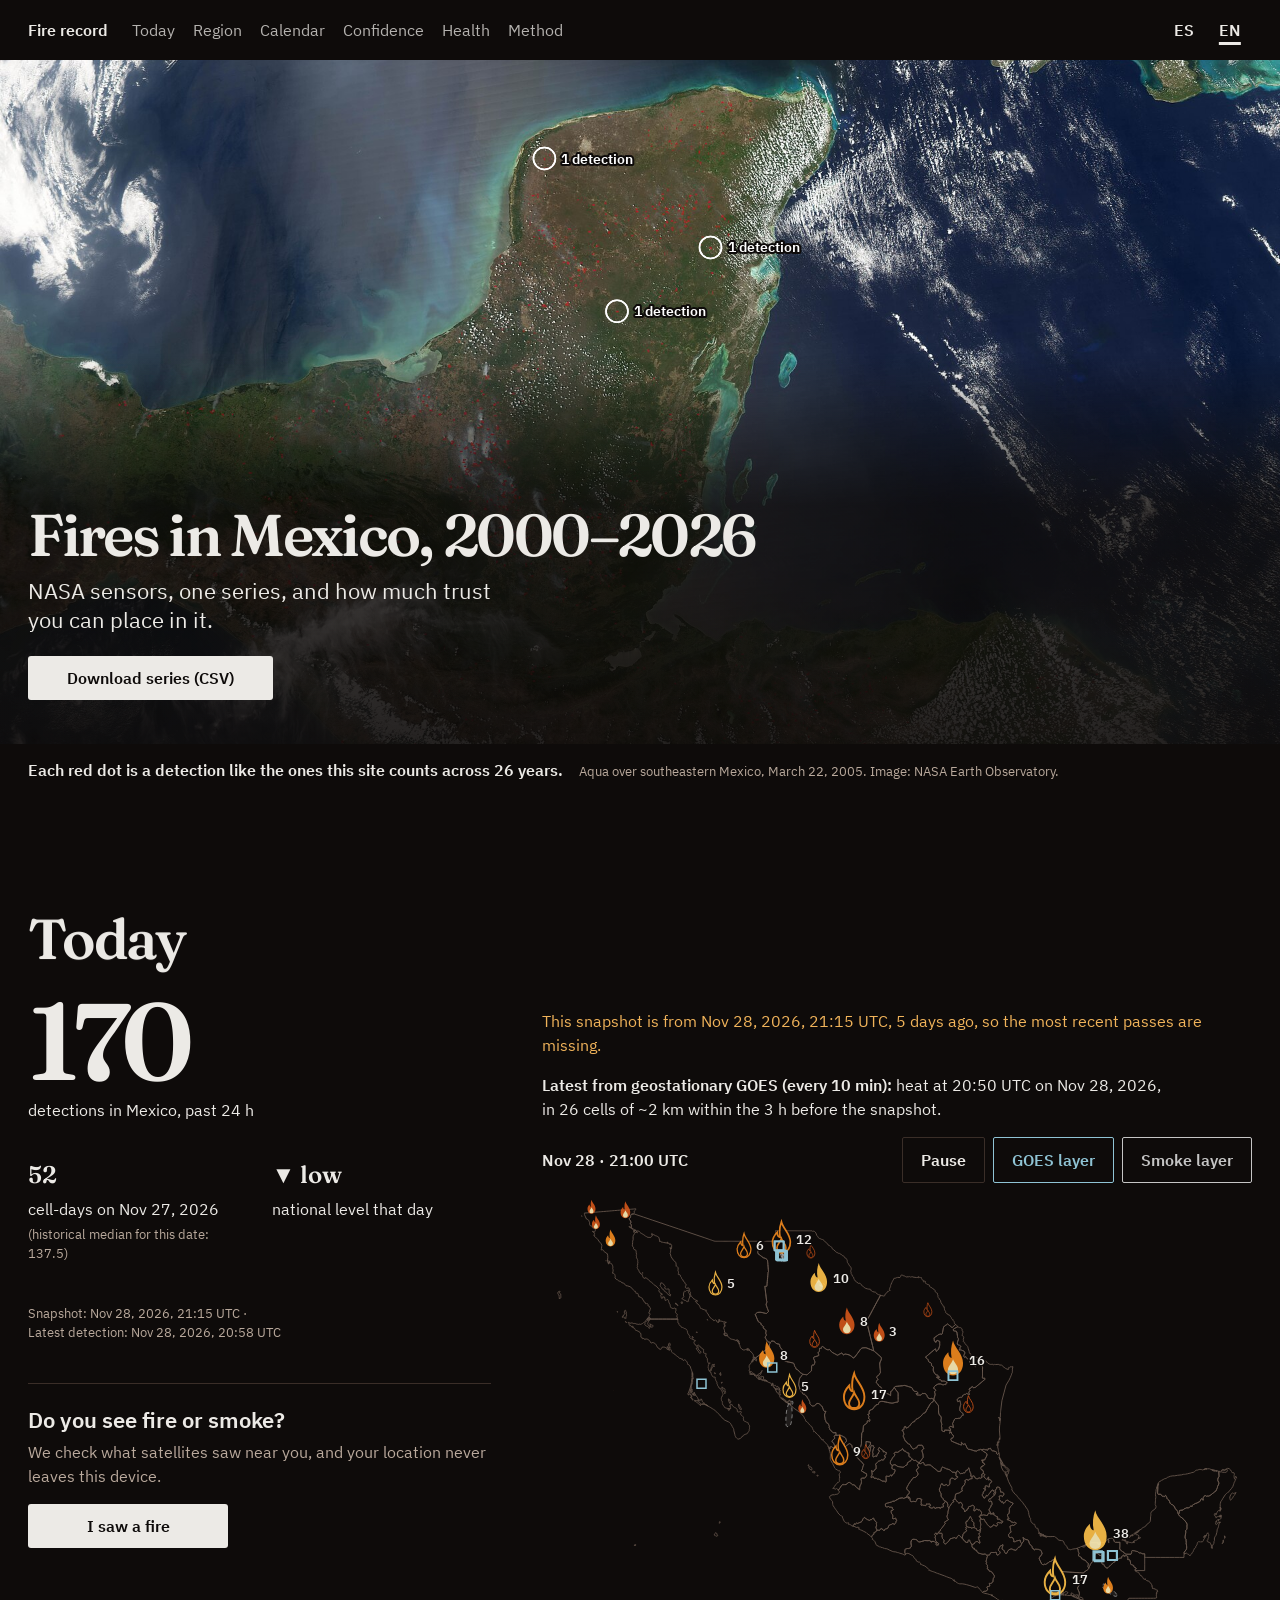
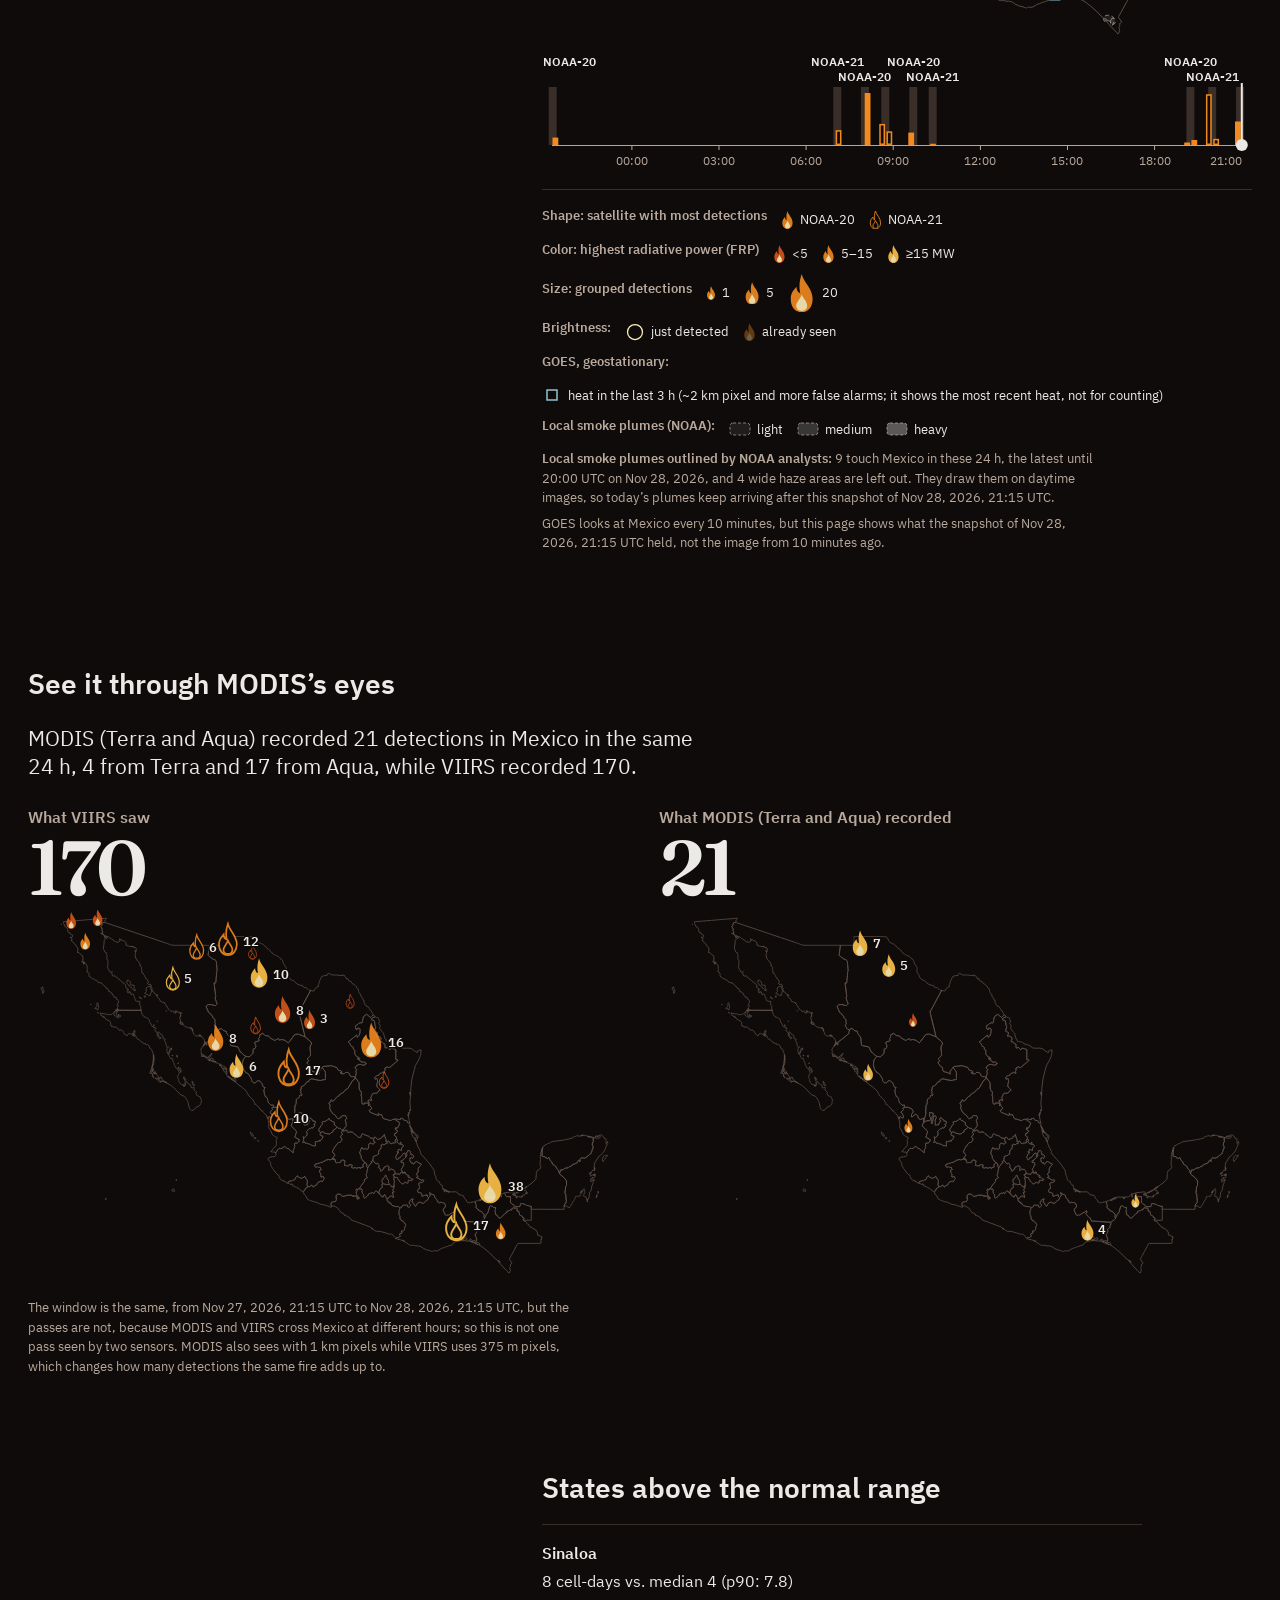
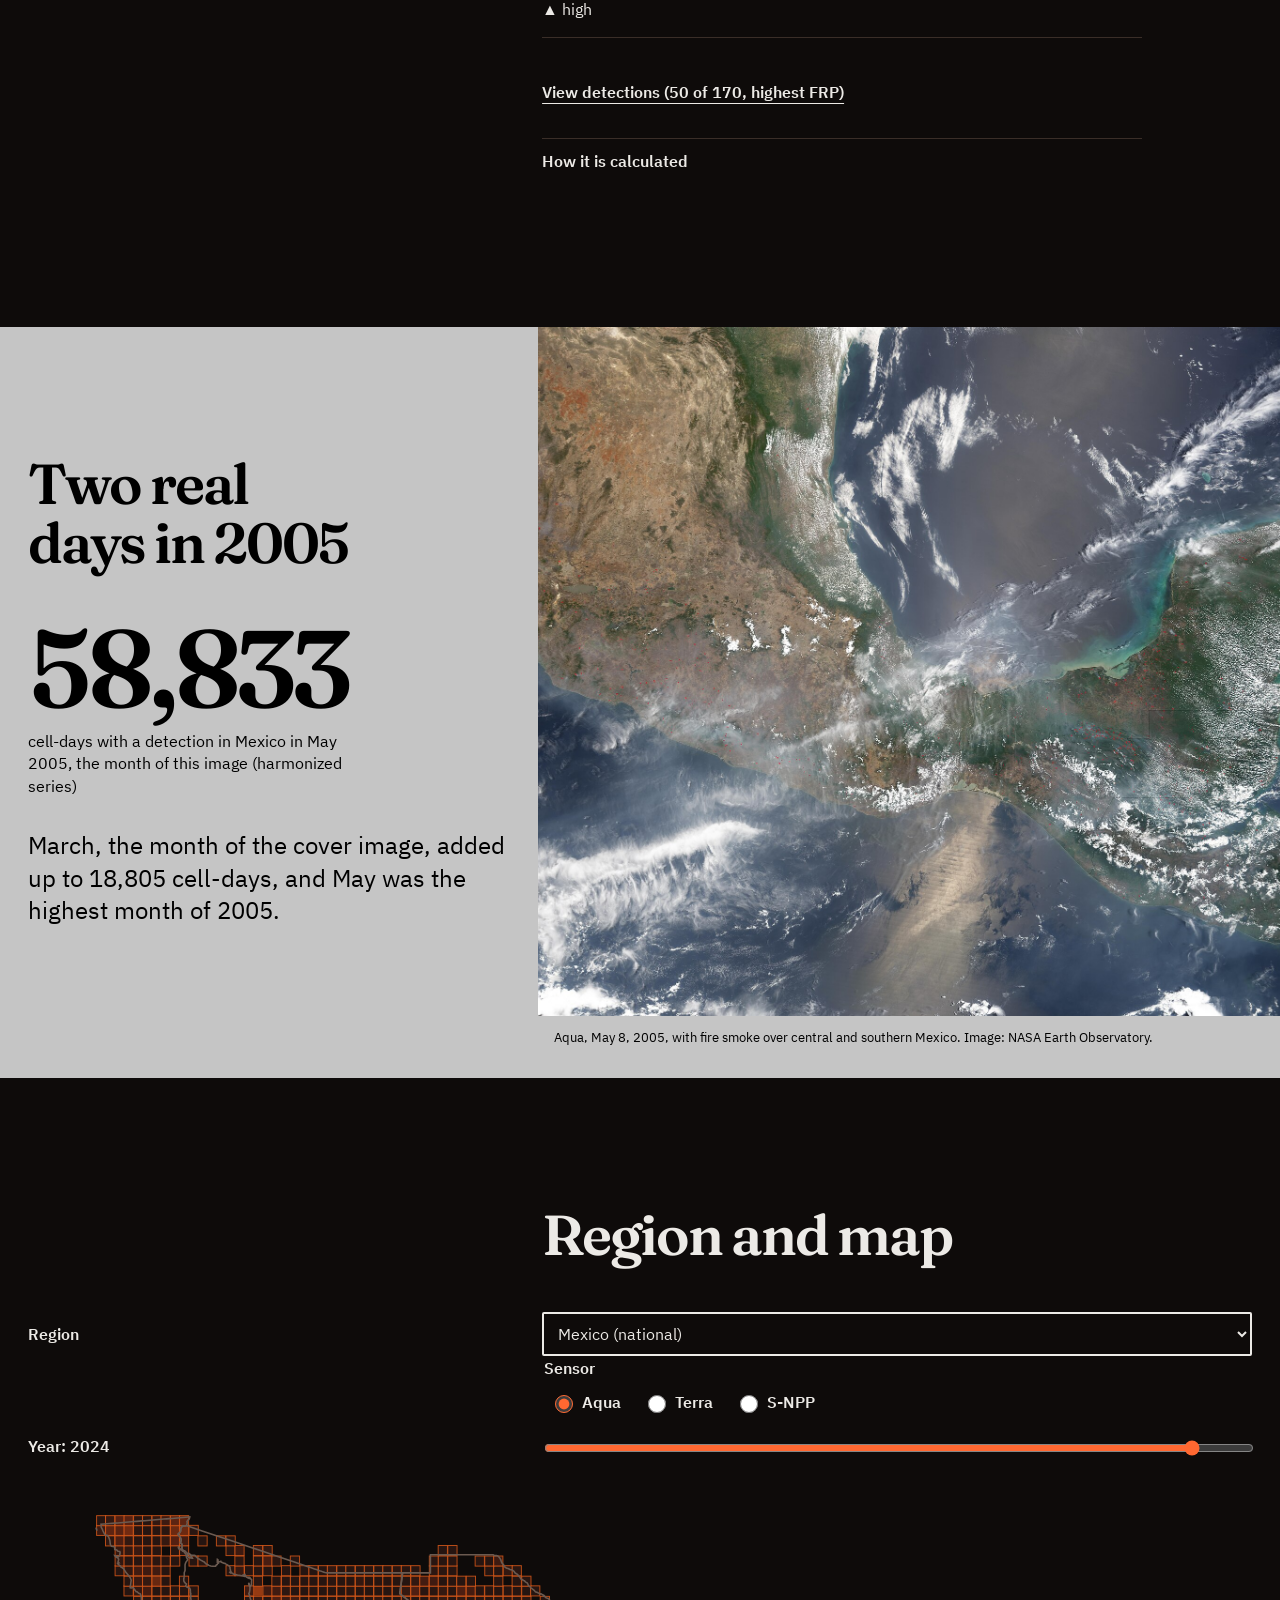
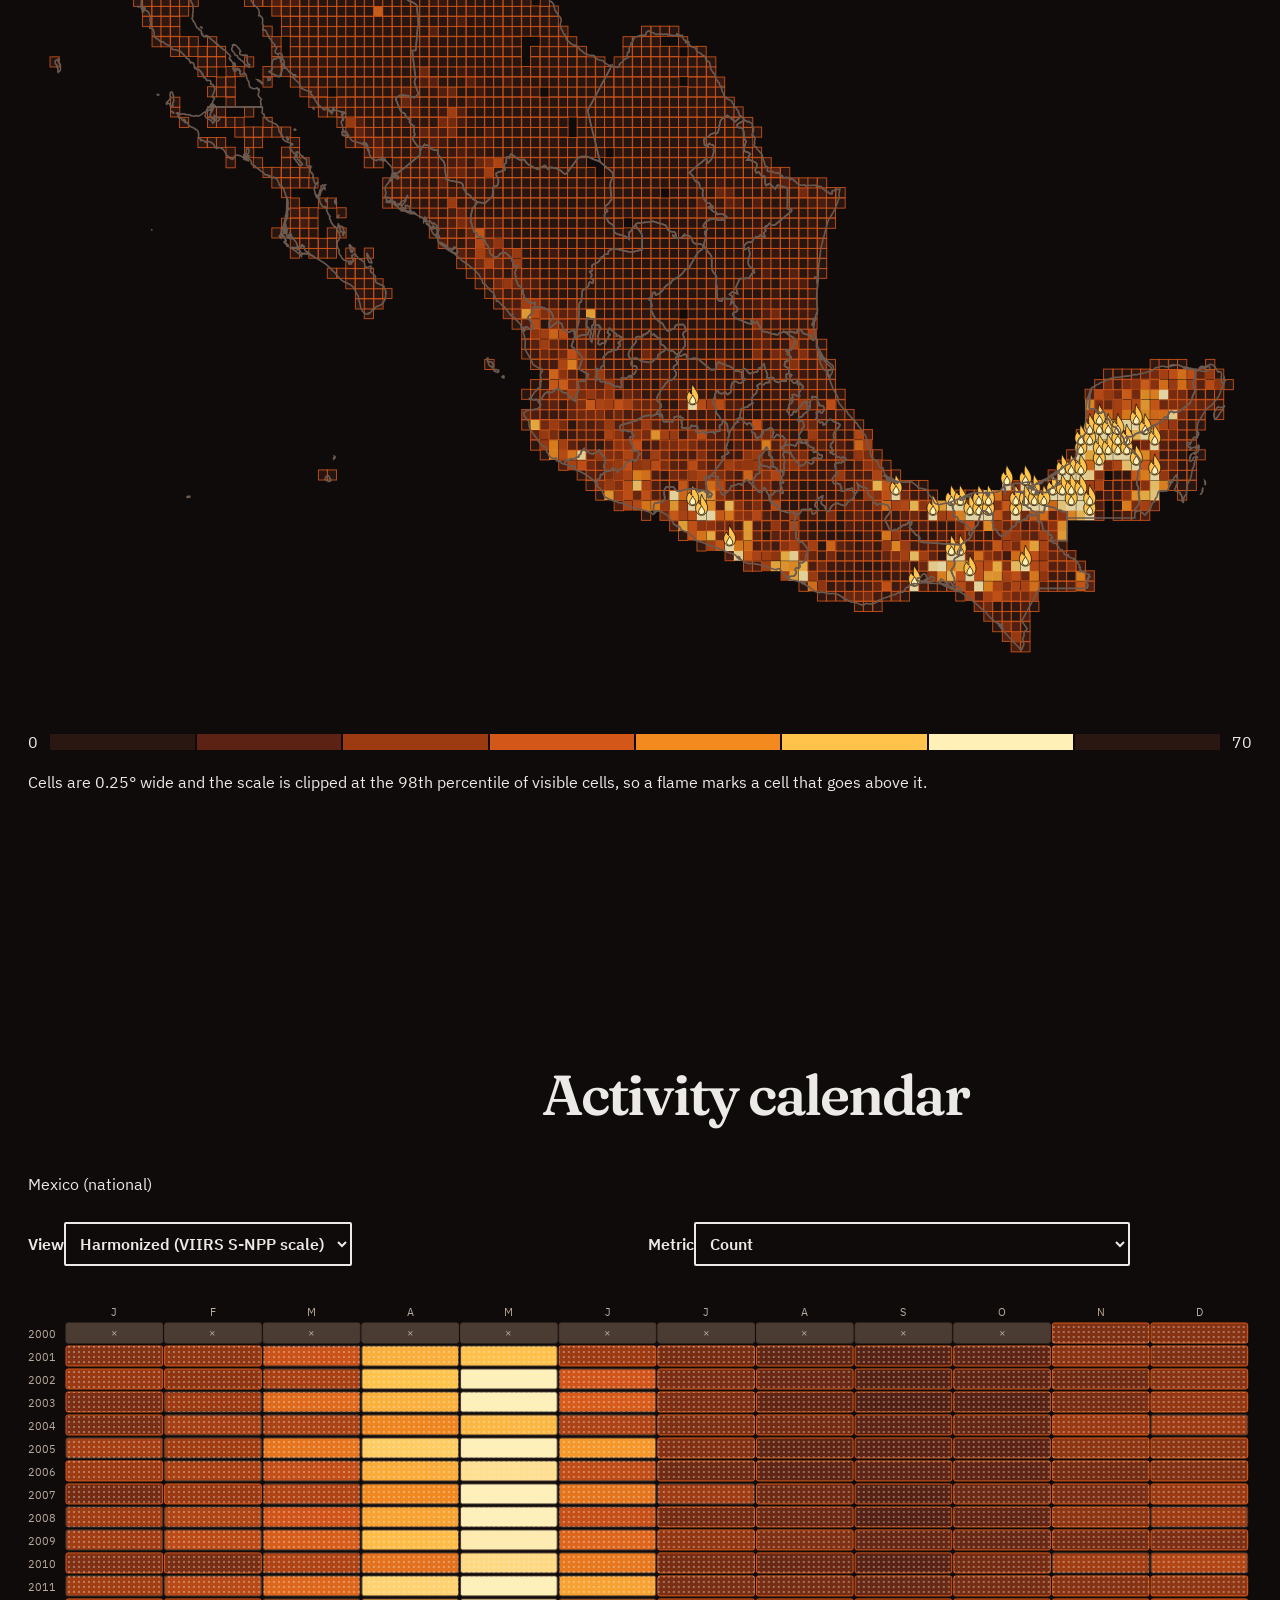
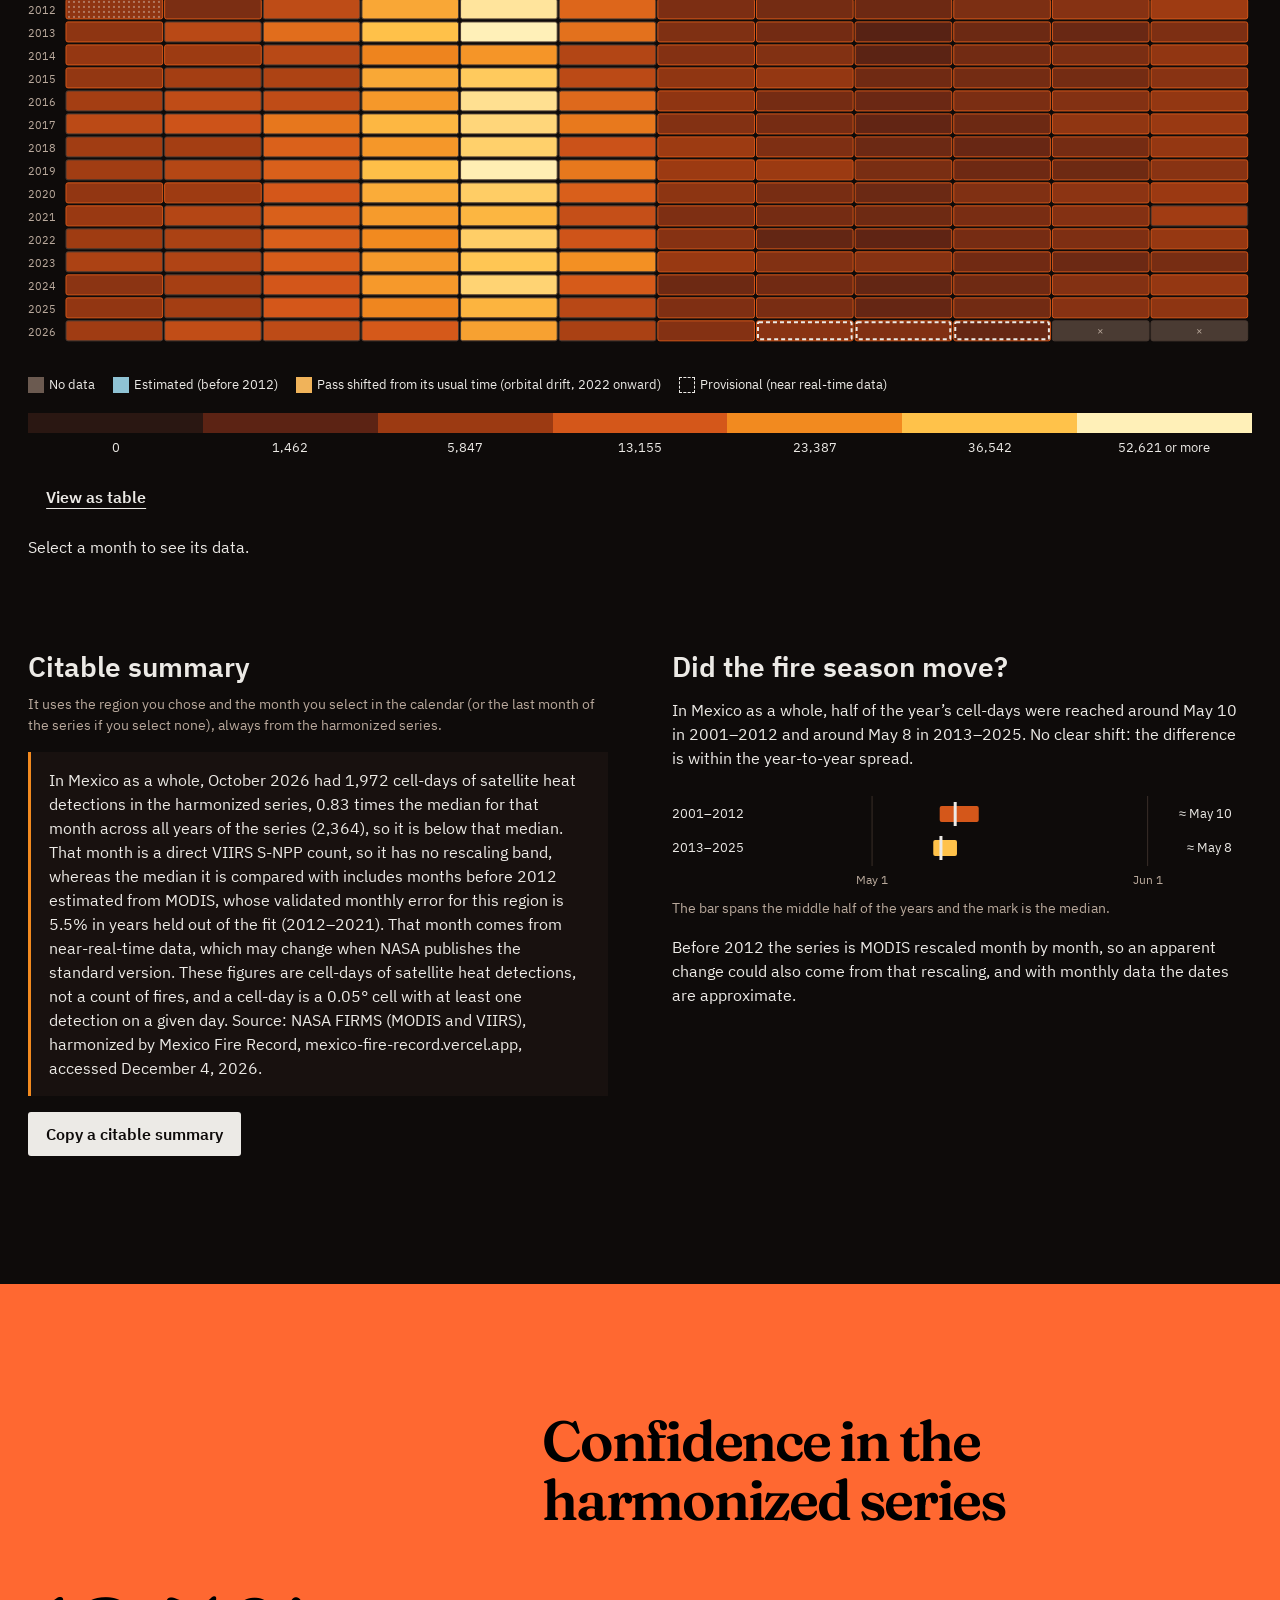
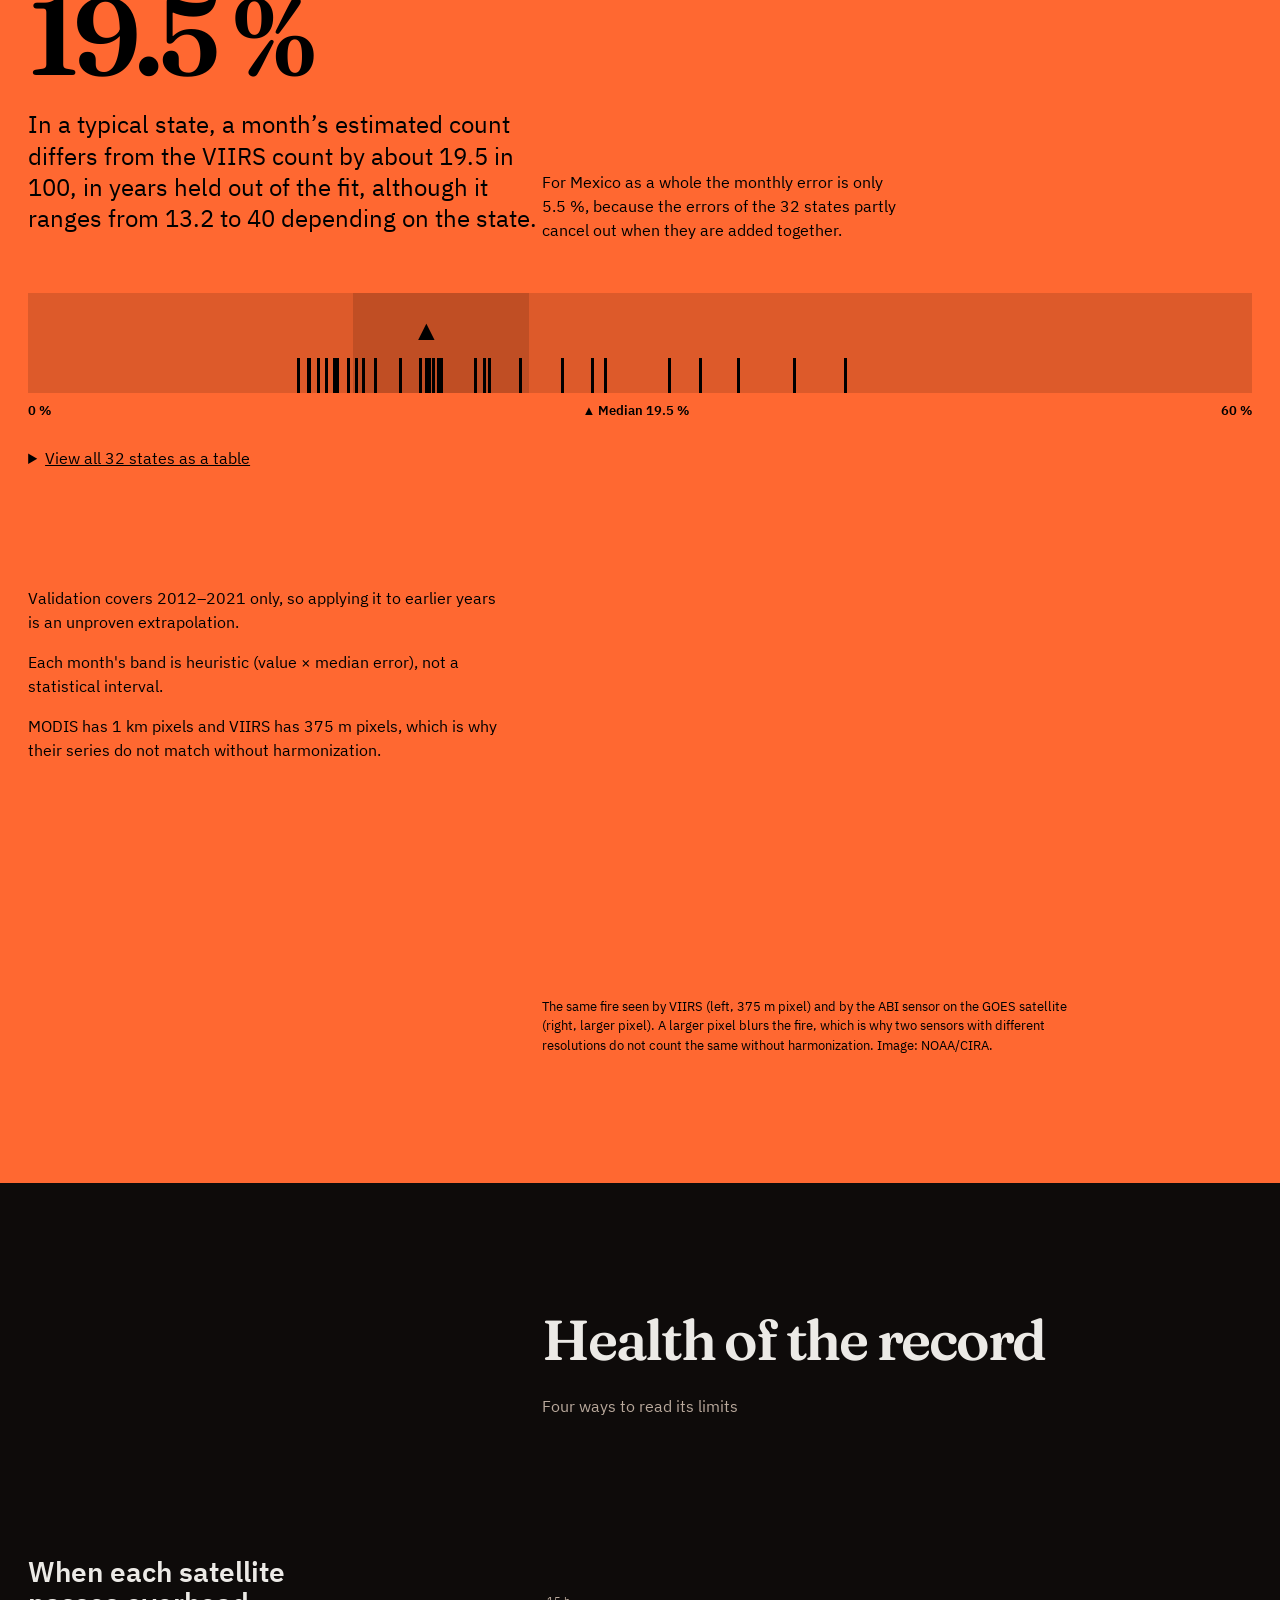
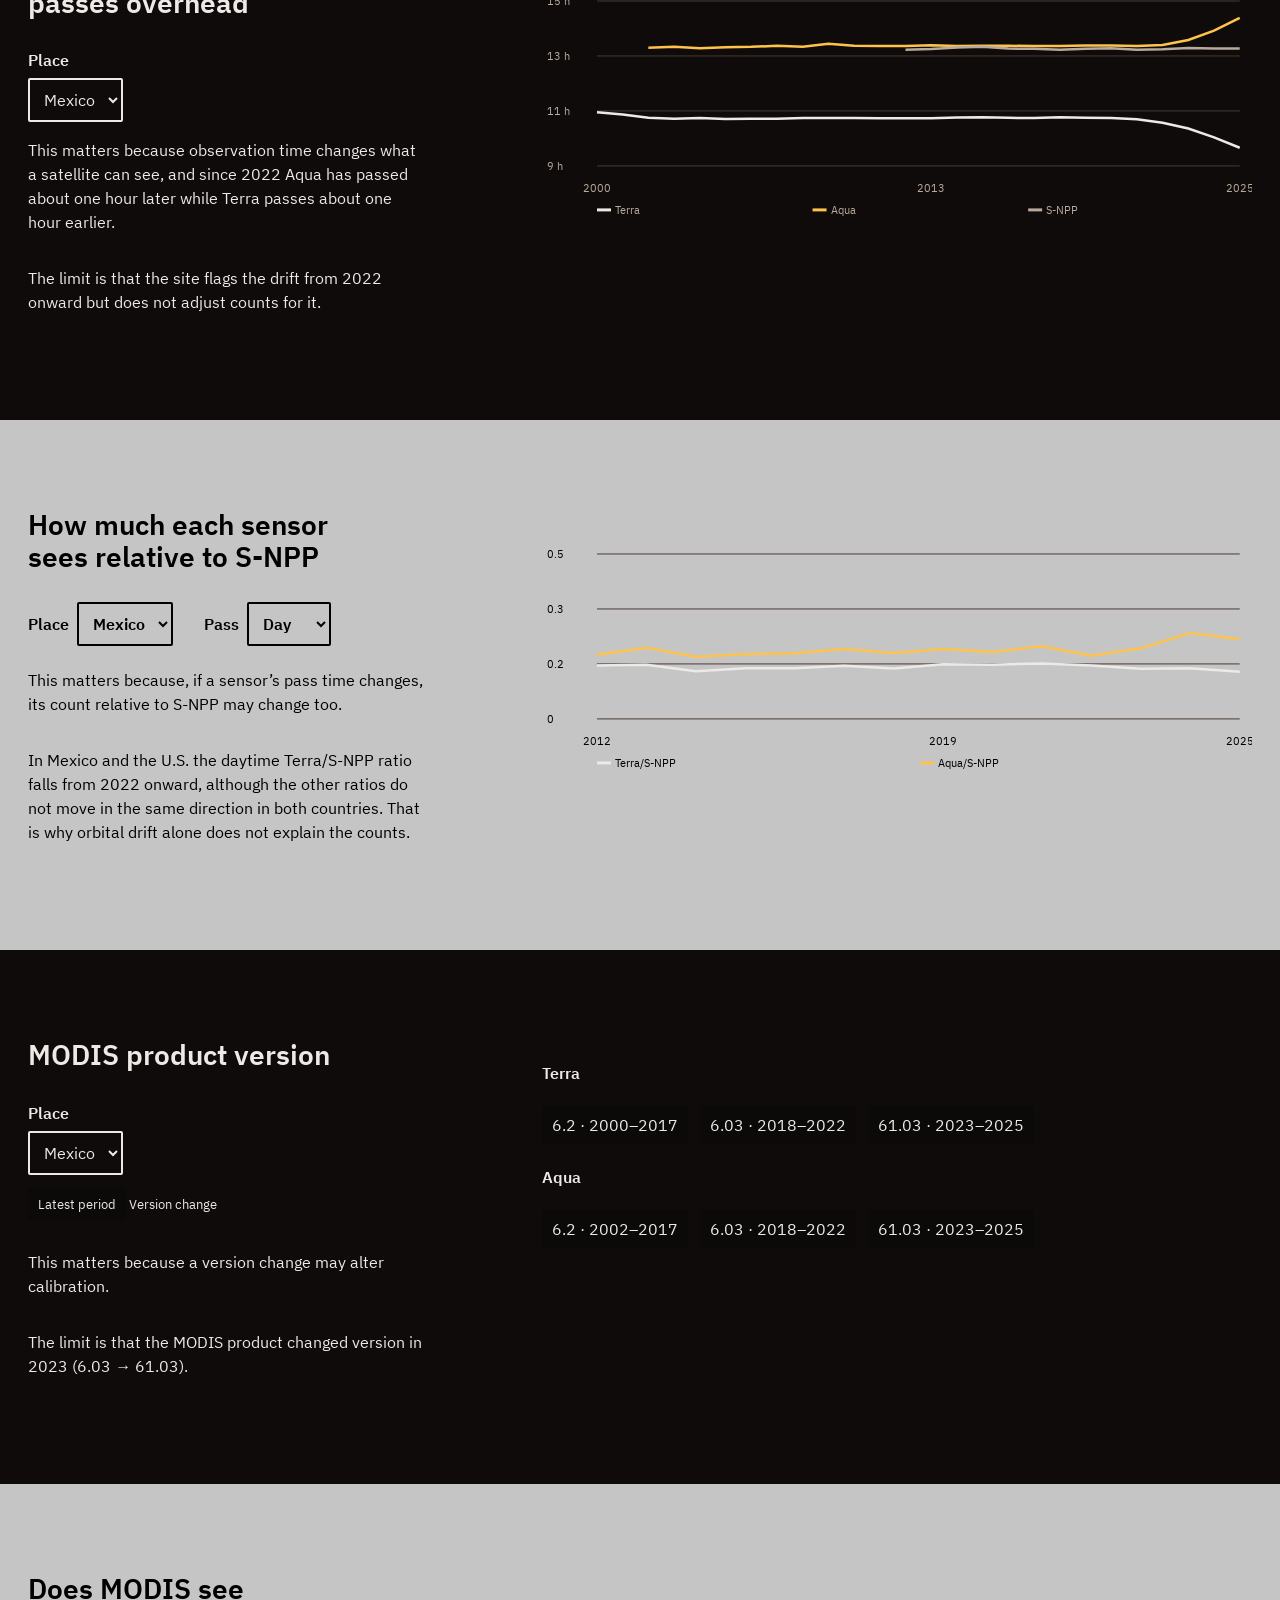
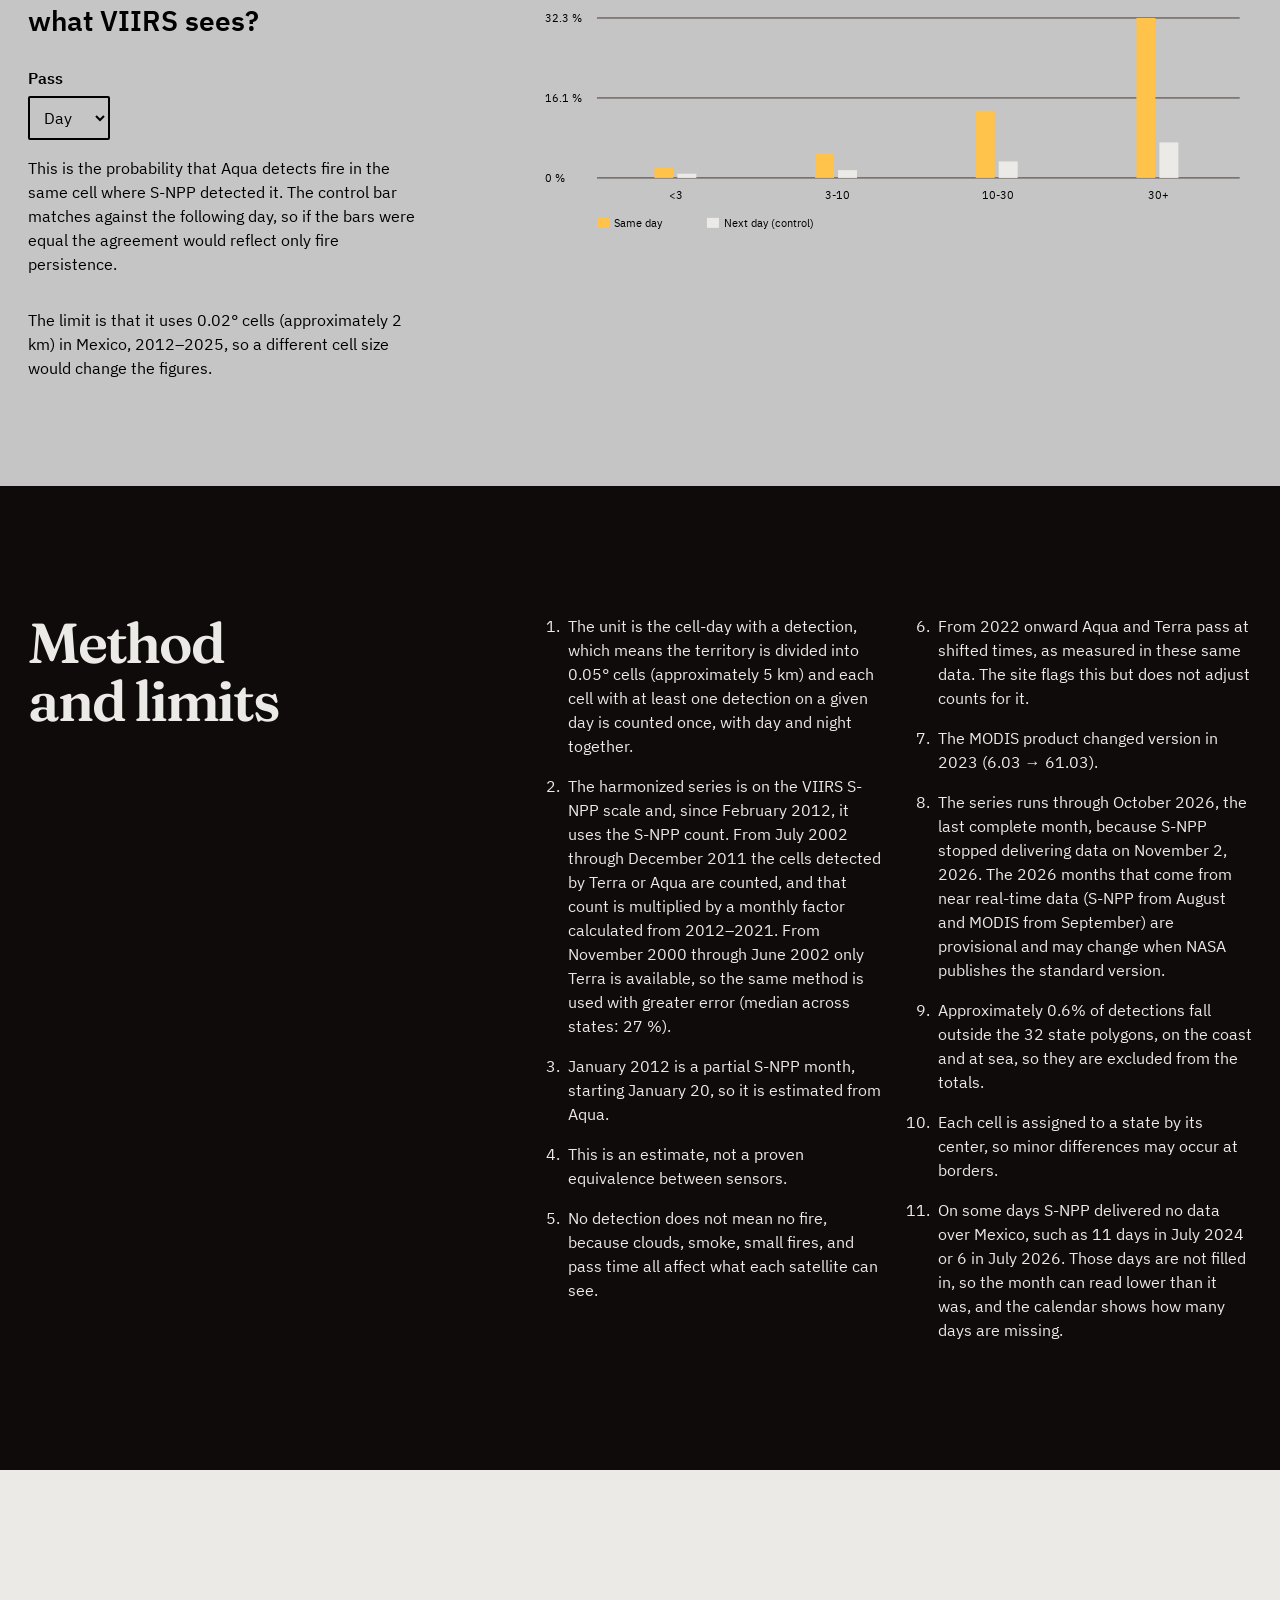
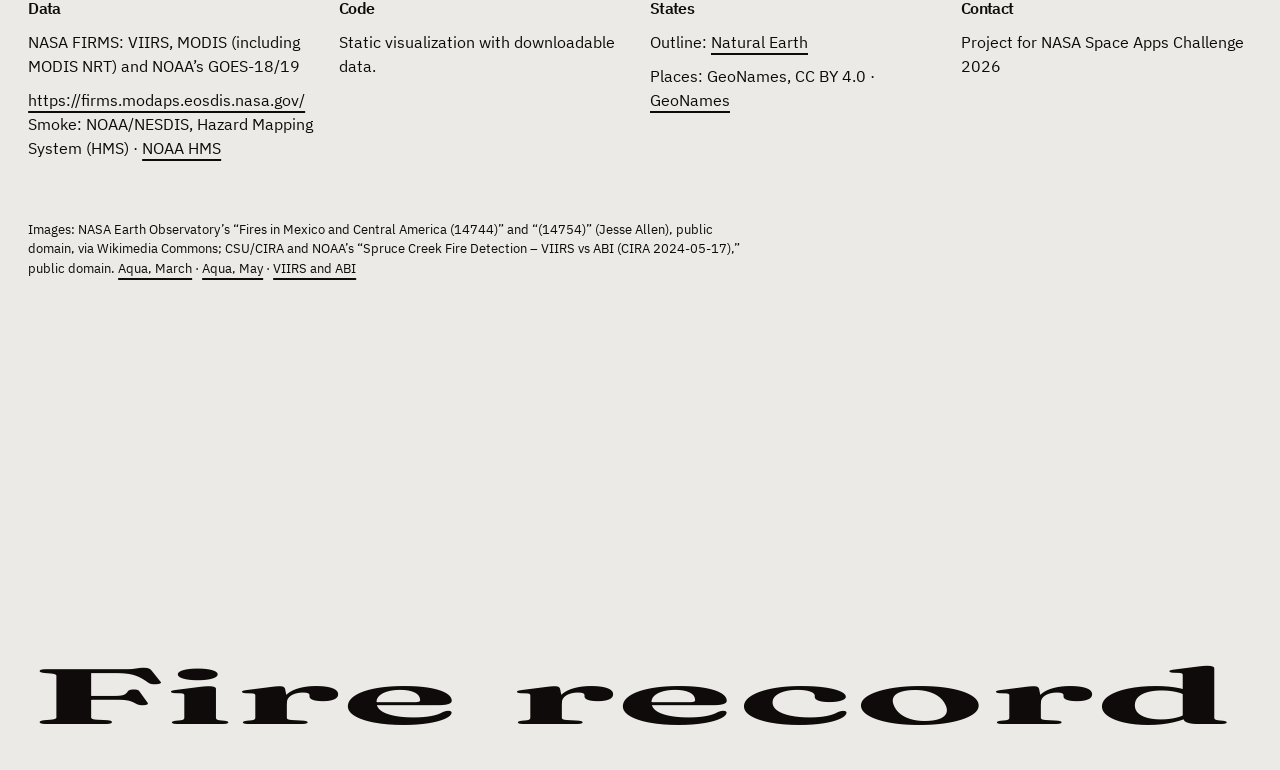
<file: web/index.html>
<!doctype html>
<html lang="es">
<head>
  <meta charset="utf-8">
  <meta name="viewport" content="width=device-width, initial-scale=1">
  <meta http-equiv="Content-Security-Policy" content="default-src 'self'; img-src 'self' data:; style-src 'self'; script-src 'self'; connect-src 'self'">
  <title>Registro de incendios de México, 2000–2026</title>
  <meta name="description" content="Serie de detecciones de incendios en México y salud del registro satelital, 2000–2026." data-i18n-attr="content:metaDescription">
  <link rel="icon" href="data:image/svg+xml,%3Csvg xmlns='http%3A%2F%2Fwww.w3.org%2F2000%2Fsvg' viewBox='0 0 64 64'%3E%3Ccircle cx='32' cy='32' r='28' fill='%23ff7a1a'%2F%3E%3C%2Fsvg%3E">
  <link rel="stylesheet" href="css/styles.css">
  <script src="js/enable-motion.js"></script>
  <script type="module" src="js/main.js"></script>
</head>
<body>
<header class="site-header">
  <div class="header-inner">
    <a class="brand" href="#inicio" data-i18n="brand">Registro de incendios</a>
    <nav aria-label="Secciones" data-i18n-attr="aria-label:navSections">
      <a href="#hoy" data-i18n="navToday">Hoy</a><a href="#region" data-i18n="navRegion">Región</a><a href="#calendario" data-i18n="navCalendar">Calendario</a><a href="#confianza" data-i18n="navConfidence">Confianza</a><a href="#salud" data-i18n="navHealth">Salud</a><a href="#metodo" data-i18n="navMethod">Método</a>
    </nav>
    <div class="language-switch" role="group" aria-label="Idioma" data-i18n-attr="aria-label:language"><button type="button" data-lang="es" aria-pressed="true" aria-label="Español" data-i18n-attr="aria-label:languageEs">ES</button><button type="button" data-lang="en" aria-pressed="false" aria-label="English" data-i18n-attr="aria-label:languageEn">EN</button></div>
  </div>
</header>
<main id="inicio">
  <div class="hero-area">
  <figure class="masthead-photo"><div class="photo-viewport"><img src="img/aqua-yucatan-2005-03-22.jpg" width="1920" height="1683" alt="Imagen satelital de la península de Yucatán con puntos rojos de detecciones de fuego" data-i18n-attr="alt:heroPhotoAlt"></div><div class="hero-overlay"><div class="hero-text"><h1><span data-i18n="heroTitle">Incendios en México,</span> <span class="year-range no-break">2000–2026</span></h1><p class="subtitle" data-i18n="heroSubtitle">Sensores de la NASA, una sola serie, y cuánto puedes confiar en ella.</p></div><button class="primary header-download" type="button" data-download data-i18n="downloadCsv">Descargar serie (CSV)</button></div><figcaption><span class="caption-thesis" data-i18n="heroThesis">Cada punto rojo es una detección como las que esta web cuenta durante 26 años.</span> <span class="caption-credit" data-i18n="heroCaption">Aqua sobre el sureste de México, 22 de marzo de 2005. Imagen: NASA Earth Observatory.</span></figcaption></figure>

  <section id="hoy" class="panel" aria-labelledby="live-title"><h2 id="live-title" data-i18n="navToday">Hoy</h2><div id="live-content" data-i18n="liveLoading">Consultando la capa casi en vivo…</div></section>
  </div>
  <p id="load-error" class="error" role="alert"></p>
  <section id="dos-dias" class="photo-page" aria-labelledby="days-title"><div class="days-copy"><h2 id="days-title" data-i18n="daysTitle">Dos días reales de 2005</h2><p class="days-figure"><strong id="days-figure">…</strong> <span class="days-figure-label" data-i18n="daysFigureLabel">celdas-día con detección en México en mayo de 2005, el mes de esta imagen (serie armonizada)</span></p><p id="days-summary" data-i18n="daysLoading">Consultando la serie armonizada…</p></div><figure><img src="img/aqua-mexico-humo-2005-05-08.jpg" width="1920" height="1467" loading="lazy" alt="Imagen Aqua del humo de incendios sobre el centro y sur de México" data-i18n-attr="alt:daysPhotoAlt"><figcaption data-i18n="daysCaption">Aqua, 8 de mayo de 2005: humo de incendios sobre el centro y sur de México. Imagen: NASA Earth Observatory.</figcaption></figure></section>
  <div class="explore-grid">
    <section id="region" class="panel" aria-labelledby="region-title">
      <div class="section-heading"><div><h2 id="region-title" data-i18n="regionTitle">Región y mapa</h2></div></div>
      <label for="region-select" data-i18n="regionLabel">Región</label><select id="region-select"><option value="MX" data-i18n="nationalMexico">México (nacional)</option></select>
      <div class="control-row"><fieldset><legend data-i18n="sensorLabel">Sensor</legend><label><input type="radio" name="map-sensor" value="Aqua" checked>Aqua</label><label><input type="radio" name="map-sensor" value="Terra">Terra</label><label><input type="radio" name="map-sensor" value="SNPP">S-NPP</label></fieldset></div>
      <label for="map-year"><span data-i18n="yearLabel">Año:</span> <output id="map-year-value" for="map-year">2024</output></label><input id="map-year" type="range" min="2000" max="2026" value="2024">
      <div class="map-frame"><svg id="map-svg" viewBox="0 0 700 440" preserveAspectRatio="xMidYMid meet" role="group" aria-labelledby="map-title map-desc"><title id="map-title" data-i18n="mapTitle">Mapa de actividad anual</title><desc id="map-desc" data-i18n="mapDesc">Celdas coloreadas por conteo anual y contornos de estados; selecciona un estado para cambiar la región.</desc></svg></div>
      <p id="map-empty" class="note" role="status"></p><div class="scale"><span>0</span><div class="scale-ramp" aria-hidden="true"><i></i><i></i><i></i><i></i><i></i><i></i><i></i><i></i></div><span id="map-max">0</span></div><p class="note" data-i18n="mapScaleNote">Celdas de 0.25°; escala recortada al percentil 98 de las celdas visibles. Llama = supera la escala.</p>
    </section>
    <section id="calendario" class="panel" aria-labelledby="calendar-title">
      <div class="section-heading"><div><h2 id="calendar-title" data-i18n="calendarTitle">Calendario de actividad</h2></div></div>
      <p id="calendar-region" class="note" data-i18n="nationalMexico">México (nacional)</p>
      <div class="calendar-controls"><label for="calendar-view"><span data-i18n="viewLabel">Vista</span><select id="calendar-view"><option value="harmonized" data-i18n="viewHarmonized">Armonizada (escala VIIRS)</option><option value="Terra">Terra</option><option value="Aqua">Aqua</option><option value="SNPP">S-NPP</option></select></label><label for="calendar-metric"><span data-i18n="metricLabel">Métrica</span><select id="calendar-metric"><option value="count" data-i18n="metricCount">Conteo</option><option value="anomaly" data-i18n="metricAnomaly">Anomalía vs. la mediana de ese mes en todos los años</option></select></label></div>
      <div id="calendar-graphic" class="calendar-graphic"><svg id="calendar-svg" viewBox="0 0 390 652" role="group" aria-labelledby="calendar-svg-title calendar-svg-desc"><title id="calendar-svg-title" data-i18n="calendarSvgTitle">Actividad mensual, 2000 a 2026</title><desc id="calendar-svg-desc" data-i18n="calendarSvgDesc">Cada celda es un mes; selecciona una para ver el detalle. Disponible también como tabla.</desc></svg></div>
      <div id="calendar-table-wrap" class="table-scroll" hidden></div>
      <div class="legend"><span><i class="legend-swatch missing"></i> <span data-i18n="noData">Sin dato</span></span><span id="estimated-legend"><i class="legend-swatch estimated"></i> <span data-i18n="estimatedLegend">Estimado (antes de 2012)</span></span><span id="drift-legend" hidden><i class="legend-swatch drift"></i> <span data-i18n="driftLegend">Pase desviado de su hora (deriva orbital, 2022 en adelante)</span></span><span id="provisional-legend" hidden><i class="legend-swatch provisional"></i> <span data-i18n="provisionalLegend">Provisional (dato casi en tiempo real)</span></span></div>
      <div class="calendar-scale"><div id="calendar-scale" class="calendar-scale-ticks" aria-label="Escala de color" data-i18n-attr="aria-label:colorScale"></div></div>
      <button id="table-toggle" class="secondary" type="button" aria-expanded="false" data-i18n="showTable">Ver como tabla</button>
      <div id="calendar-detail" class="detail" aria-live="polite" data-i18n="calendarPrompt">Selecciona un mes para ver sus datos.</div>
      <div class="calendar-extras">
      <div class="cite"><h3 data-i18n="citeTitle">Resumen citable</h3><p class="cite-hint" data-i18n="citeHint">Usa la región elegida y el mes que selecciones en el calendario (o el último mes de la serie si no eliges ninguno), siempre con la serie armonizada.</p><p id="cite-text" class="cite-text"></p><div class="cite-actions"><button id="cite-copy" class="primary" type="button" data-i18n="citeCopy">Copiar resumen citable</button><span id="cite-status" class="cite-status" role="status"></span></div></div>
      <div class="season"><h3 data-i18n="seasonTitle">¿Se movió la temporada de incendios?</h3><p id="season-text"></p><svg id="season-svg" class="season-chart" role="img"></svg><p id="season-legend" class="season-legend" data-i18n="seasonLegend">La barra abarca la mitad central de los años y la marca es la mediana.</p><p class="limit" data-i18n="seasonCaveat">Antes de 2012 la serie es MODIS reescalado mes a mes, así que un cambio aparente también podría venir de ese reescalado, y con datos mensuales las fechas son aproximadas.</p></div>
      </div>
    </section>
  </div>
  <section id="confianza" class="panel" aria-labelledby="confidence-title"><h2 id="confidence-title" data-i18n="confidenceTitle">Confianza de la armonización</h2><div id="confidence-content"></div><div class="confidence-evidence"><div class="confidence-limits"><p class="confidence-limit" data-i18n="confidenceLimitValidation">La validación solo cubre 2012–2021; aplicarla a años anteriores es una extrapolación no probada.</p><p class="confidence-limit" data-i18n="confidenceLimitBand">La banda de cada mes es heurística (valor × error mediano), no un intervalo estadístico.</p><p class="confidence-limit" data-i18n="confidenceLimitPixels">MODIS ve con píxeles de 1 km y VIIRS de 375 m: por eso las series no coinciden sin armonizar.</p></div><figure class="confidence-photo"><img src="img/viirs-vs-abi-spruce-creek-2024.jpg" width="1920" height="1080" loading="lazy" alt="Comparación visual de un incendio observado por VIIRS y ABI" data-i18n-attr="alt:confidencePhotoAlt"><figcaption data-i18n="confidenceCaption">El mismo incendio visto por VIIRS (izquierda, 375 m) y por el sensor ABI del satélite GOES (derecha). Mientras mayor es el tamaño de píxel, más se difumina lo que ve el sensor. Imagen: NOAA/CIRA.</figcaption></figure></div></section>
  <section id="salud" aria-labelledby="health-title"><div class="section-heading"><div><h2 id="health-title" data-i18n="healthTitle">Salud del registro</h2></div><p data-i18n="healthSubtitle">Cuatro formas de leer sus límites</p></div><div class="health-grid">
    <article class="panel"><h3 data-i18n="healthPassTitle">Hora a la que pasa cada satélite</h3><label for="lst-place" data-i18n="placeLabel">Lugar</label><select id="lst-place"><option value="mx" data-i18n="countryMexico">México</option><option value="us" data-i18n="countryUs">EE. UU.</option></select><svg id="lst-chart" class="chart" viewBox="0 0 520 260" role="img"></svg><p class="meaning" data-i18n="healthPassMeaning">Qué significa: la hora de observación cambia lo que el satélite puede ver. Desde 2022 Aqua pasa cerca de 1 hora más tarde y Terra cerca de 1 hora más temprano.</p><p class="limit" data-i18n="healthPassLimit">Límite: la web marca la deriva desde 2022, pero no corrige los conteos por ello.</p></article>
    <article class="panel"><h3 data-i18n="healthRatioTitle">Cuánto ve cada sensor frente a S-NPP</h3><div class="inline-controls"><label for="ratio-place"><span data-i18n="placeLabel">Lugar</span><select id="ratio-place"><option value="mx" data-i18n="countryMexico">México</option><option value="us" data-i18n="countryUs">EE. UU.</option></select></label><label for="ratio-day"><span data-i18n="passLabel">Pase</span><select id="ratio-day"><option value="D" data-i18n="dayOption">Día</option><option value="N" data-i18n="nightOption">Noche</option></select></label></div><svg id="ratio-chart" class="chart" viewBox="0 0 520 260" role="img"></svg><p class="meaning" data-i18n="healthRatioMeaning">Qué significa: Si un sensor cambia de hora de paso, su conteo respecto a S-NPP puede cambiar.</p><p class="limit" data-i18n="healthRatioLimit">En México y EE. UU. el cociente Terra/S-NPP de día baja desde 2022; los otros cocientes no cambian en la misma dirección en los dos países. La deriva por sí sola no explica los conteos.</p></article>
    <article class="panel"><h3 data-i18n="healthVersionTitle">Versión del producto MODIS</h3><label for="version-place" data-i18n="placeLabel">Lugar</label><select id="version-place"><option value="mx" data-i18n="countryMexico">México</option><option value="us" data-i18n="countryUs">EE. UU.</option></select><div id="version-table" aria-label="Periodos de versión MODIS por satélite" data-i18n-attr="aria-label:versionTableAria"></div><p class="version-legend"><span class="version-chip version-changed" data-i18n="versionPeriodLabel">Último periodo</span> <span data-i18n="versionChangeLabel">Cambio de versión</span></p><p class="meaning" data-i18n="healthVersionMeaning">Qué significa: Un cambio de versión puede cambiar la calibración.</p><p class="limit" data-i18n="healthVersionLimit">Límite: el producto MODIS cambió de versión en 2023 (6.03 → 61.03).</p></article>
    <article class="panel"><h3 data-i18n="healthOverlapTitle">¿MODIS ve lo que ve VIIRS?</h3><label for="overlap-day" data-i18n="passLabel">Pase</label><select id="overlap-day"><option value="D" data-i18n="dayOption">Día</option><option value="N" data-i18n="nightOption">Noche</option></select><svg id="overlap-chart" class="chart" viewBox="0 0 520 260" role="img"></svg><p class="meaning" data-i18n="healthOverlapMeaning">Qué significa: Probabilidad de que Aqua detecte fuego en la misma celda donde S-NPP lo detectó. La barra de control empareja con el día siguiente: si ambas fueran iguales, el acuerdo sería solo persistencia del fuego.</p><p class="limit" data-i18n="healthOverlapLimit">Límite: Celdas de 0.02° (aprox. 2 km); México 2012–2025; con otro tamaño de celda las cifras cambian.</p></article>
  </div></section>
  <section id="metodo" class="panel" aria-labelledby="method-title"><h2 id="method-title" data-i18n="methodTitle">Método y límites</h2><ol class="method-list"><li data-i18n="method1">Unidad: celdas-día con detección. Se divide el territorio en celdas de 0.05° (aprox. 5 km) y se cuenta cuántas celdas tuvieron al menos una detección cada día (día y noche juntos).</li><li id="method-harmonized" data-i18n="method2">Serie armonizada: en escala VIIRS (S-NPP). Desde febrero de 2012 es el conteo de S-NPP; antes de esa fecha se estima con Aqua (desde julio de 2002) o Terra (antes), multiplicando por un factor mensual calculado con los años 2012–2021, que son los años en que los sensores se solapan antes de la deriva orbital.</li><li data-i18n="method3">Enero de 2012 es un mes parcial de S-NPP (inicia el 20 de enero) y se estima con Aqua.</li><li data-i18n="method4">Esto es una estimación, no una equivalencia demostrada entre sensores.</li><li data-i18n="method5">Sin detección no significa sin fuego: nubes, humo, fuegos pequeños y la hora de paso afectan lo que ve cada satélite.</li><li data-i18n="method6">Desde 2022 los pases de Aqua y Terra se desvían de su hora (medido en estos mismos datos); la web lo marca, pero no corrige los conteos por ello.</li><li data-i18n="method7">El producto MODIS cambió de versión en 2023 (6.03 → 61.03).</li><li data-i18n="method8">La serie llega hasta octubre de 2026, el último mes completo, porque S-NPP dejó de entregar datos el 2 de noviembre de 2026. Los meses de 2026 que vienen de datos casi en tiempo real (S-NPP desde agosto y MODIS desde septiembre) son provisionales y pueden cambiar cuando NASA publique la versión estándar.</li><li data-i18n="method9">Aproximadamente el 0.6 % de las detecciones cae fuera de los 32 polígonos estatales (costa y mar) y se excluye de los totales.</li><li data-i18n="method10">Las celdas se asignan a un estado por su centro; en las fronteras puede haber diferencias menores.</li><li data-i18n="method11">Hay días en que S-NPP no entregó datos sobre México, como 11 de julio de 2024 o 6 de julio de 2026. Esos días no se rellenan, así que el mes puede quedar por debajo de lo real, y el calendario dice cuántos días faltan.</li></ol></section>
</main>
<footer class="site-footer"><div class="footer-columns"><div><h2 data-i18n="footerData">Datos</h2><p data-i18n="footerDataSource">NASA FIRMS: VIIRS, MODIS (también MODIS NRT) y GOES-18/19 de NOAA</p><a href="https://firms.modaps.eosdis.nasa.gov" rel="noopener">NASA FIRMS</a><p class="footer-smoke"><span data-i18n="footerSmoke">Humo: NOAA/NESDIS, Hazard Mapping System (HMS)</span> · <a href="https://www.ospo.noaa.gov/products/land/hms.html" rel="noopener">NOAA HMS</a></p></div><div><h2 data-i18n="footerCode">Código</h2><p data-i18n="footerCodeDesc">Visualización estática con datos descargables.</p></div><div><h2 data-i18n="footerStates">Estados</h2><p><span data-i18n="footerStatePrefix">Contorno:</span> <a href="https://www.naturalearthdata.com" rel="noopener">Natural Earth</a></p><p><span data-i18n="footerPlaces">Localidades: GeoNames, CC BY 4.0</span> · <a href="https://www.geonames.org" rel="noopener">GeoNames</a></p></div><div><h2 data-i18n="footerContact">Contacto</h2><p data-i18n="footerContactDesc">Proyecto para NASA Space Apps Challenge 2026</p></div></div><p class="image-credits"><span data-i18n="imageCreditsIntro">Imágenes: «Fires in Mexico and Central America (14744)» y «(14754)» de NASA Earth Observatory (Jesse Allen), dominio público, vía Wikimedia Commons; «Spruce Creek Fire Detection – VIIRS vs ABI (CIRA 2024-05-17)» de CSU/CIRA y NOAA, dominio público.</span> <a href="https://commons.wikimedia.org/wiki/File:Fires_in_Mexico_and_Central_America_(14744).jpg" rel="noopener" data-i18n="creditAquaMarch">Aqua, marzo</a> · <a href="https://commons.wikimedia.org/wiki/File:Fires_in_Mexico_and_Central_America_(14754).jpg" rel="noopener" data-i18n="creditAquaMay">Aqua, mayo</a> · <a href="https://commons.wikimedia.org/wiki/File:Spruce_Creek_Fire_Detection_%E2%80%93_VIIRS_vs_ABI_(CIRA_2024-05-17_-_nonelabels0).png" rel="noopener" data-i18n="creditViirsAbi">VIIRS y ABI</a></p><svg class="footer-wordmark" viewBox="0 0 1400 150" role="img" aria-label="Registro de incendios" data-i18n-attr="aria-label:brand"><title data-i18n="brand">Registro de incendios</title><text x="0" y="120" textLength="1380" lengthAdjust="spacingAndGlyphs" data-i18n="brand">Registro de incendios</text></svg></footer>
</body>
</html>
</file>
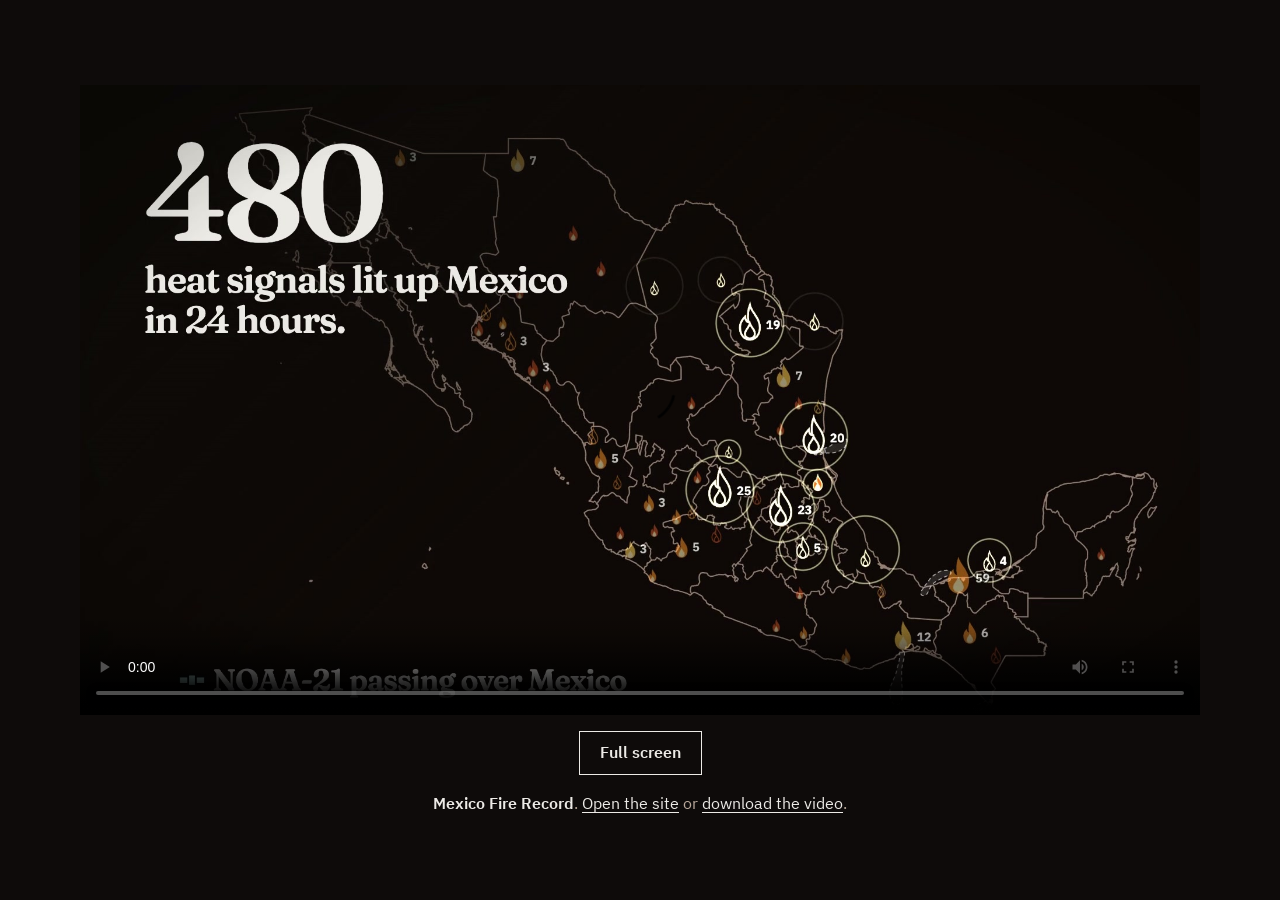
<file: web/video/index.html>
<!doctype html>
<html lang="en">
<head>
<meta charset="utf-8">
<meta name="viewport" content="width=device-width, initial-scale=1">
<meta http-equiv="Content-Security-Policy" content="default-src 'self'; img-src 'self' data:; style-src 'self' 'unsafe-inline'; media-src 'self'">
<title>Mexico Fire Record · Demo</title>
<meta name="description" content="A 30-second demo of Mexico Fire Record, a harmonized record of MODIS and VIIRS heat detections over Mexico.">
<link rel="icon" href="data:image/svg+xml,%3Csvg xmlns='http%3A%2F%2Fwww.w3.org%2F2000%2Fsvg' viewBox='0 0 64 64'%3E%3Ccircle cx='32' cy='32' r='28' fill='%23ff7a1a'%2F%3E%3C%2Fsvg%3E">
<link rel="stylesheet" href="demo.css">
</head>
<body>
<main>
<video controls playsinline preload="metadata" poster="poster.jpg" width="1920" height="1080" aria-label="Mexico Fire Record, 30-second demo with music and on-screen text, no narration">
<source src="mexico-fire-record-demo.mp4" type="video/mp4">
</video>
<button type="button" id="fullscreen" hidden>Full screen</button>
<p><strong>Mexico Fire Record</strong>. <a href="../">Open the site</a> or <a href="mexico-fire-record-demo.mp4" download>download the video</a>.</p>
</main>
<script type="module" src="demo.js"></script>
</body>
</html>
</file>
<file: web/css/styles.css>
@font-face{font-family:Fraunces;src:url('../fonts/fraunces-latin-600-normal.woff2') format('woff2');font-weight:600;font-display:swap}
@font-face{font-family:Plex Sans;src:url('../fonts/ibm-plex-sans-latin-400-normal.woff2') format('woff2');font-weight:400;font-display:swap}
@font-face{font-family:Plex Sans;src:url('../fonts/ibm-plex-sans-latin-600-normal.woff2') format('woff2');font-weight:600;font-display:swap}
:root{--bg:#0E0B0A;--surface:#18110F;--text:#ECEAE6;--muted:#B9A99C;--ice:#8FC3D4;--alert:#F0B35A;--orange:#FF6831;--ash:#C5C5C5;--state:#6B5A50;--fire-0:#2A1712;--fire-1:#5C2314;--fire-2:#9C3A12;--fire-3:#D4571A;--fire-4:#F28A1F;--fire-5:#FFC24A;--fire-6:#FFF0B8;--ease-out:cubic-bezier(.22,1,.36,1);--page-margin:clamp(16px,2.2vw,32px);--section-gap:clamp(72px,10vw,160px);--line:#3A2E28;font-family:Plex Sans,Arial,sans-serif}
*{box-sizing:border-box}html{scroll-behavior:smooth}html,body{margin:0;overflow-x:clip}body{background:var(--bg);color:var(--text);font:400 16px/1.5 Plex Sans,Arial,sans-serif}p{font-size:max(16px,1rem)}button,select,input{font:inherit}button,select{min-height:44px;cursor:pointer}button{padding:10px 18px;border:0;border-radius:3px;font-weight:600;transition:transform 180ms var(--ease-out),opacity 180ms}button:active,a:active{transform:scale(.98)}a{color:inherit;text-underline-offset:5px;text-decoration-thickness:1.5px}a:hover{text-decoration-thickness:2px}:focus-visible,svg :focus-visible{outline:3px solid currentColor;outline-offset:3px}button.primary{background:var(--text);color:var(--bg);position:relative;overflow:hidden}button.primary:hover{transform:translateY(-2px)}button.secondary,button.text-download{background:transparent;color:inherit;text-decoration:underline;text-underline-offset:5px}select{background:transparent;color:inherit;border:2px solid currentColor;border-radius:2px;padding:8px 10px;max-width:100%;transition:transform 180ms var(--ease-out)}select:hover,input[type=range]:hover{transform:translateY(-2px)}select option{color:#0E0B0A}label{display:block;font-weight:600;margin:10px 0 6px}label:has(input[type=radio]){display:inline-flex;gap:6px;align-items:center;min-height:44px;margin:0;padding:4px 8px}input[type=range]{width:100%;min-height:44px;accent-color:var(--orange);transition:transform 180ms}input[type=radio]{width:18px;height:18px;accent-color:var(--orange)}fieldset{border:0;margin:0;padding:0;display:flex;gap:6px;flex-wrap:wrap}legend{font-weight:600}.container{padding-inline:var(--page-margin)}.site-header{position:sticky;top:0;z-index:30;background:#0E0B0A;color:var(--text);transition:background 320ms}.site-header.scrolled{background:#0E0B0A}.header-inner{padding-inline:var(--page-margin);min-height:60px;display:flex;align-items:center;justify-content:space-between;gap:24px}.brand{font-weight:600;white-space:nowrap;text-decoration:none;display:inline-flex;align-items:center;min-height:44px}.site-header nav{display:flex;align-items:center;gap:18px;white-space:nowrap}.site-header nav::-webkit-scrollbar{display:none}.site-header nav a{display:inline-flex;align-items:center;min-height:44px;text-decoration:none;opacity:.75;position:relative}.site-header nav a::after{content:'';position:absolute;left:0;right:0;bottom:6px;height:2px;background:currentColor;transform:scaleX(0);transform-origin:left;transition:transform 180ms var(--ease-out)}.site-header nav a:hover::after,.site-header nav a.active::after{transform:scaleX(1)}.site-header nav a.active{opacity:1}.hero-area{display:flex;flex-direction:column}.masthead-photo{margin:0;display:grid;grid-template-columns:minmax(0,1fr)}.photo-viewport{grid-area:1/1;position:relative;height:clamp(420px,76svh,900px);overflow:hidden;background:#282421;clip-path:inset(0)}.masthead-photo img{width:100%;height:100%;display:block;object-fit:cover;object-position:50% 45%}.masthead-photo figcaption{grid-row:2;padding:14px var(--page-margin) 0;display:flex;flex-wrap:wrap;align-items:baseline;gap:4px 16px}.caption-thesis{font-size:16px;font-weight:600}.caption-credit{font-size:13px;color:var(--muted)}.hero-overlay{grid-area:1/1;align-self:end;position:relative;z-index:1;padding:150px var(--page-margin) clamp(24px,3.4vw,48px);background:linear-gradient(to top,rgba(14,11,10,.9) 0,rgba(14,11,10,.78) calc(100% - 150px),rgba(14,11,10,.42) calc(100% - 75px),rgba(14,11,10,0) 100%)}.hero-overlay h1{text-wrap:balance;margin:0 0 14px;font:600 clamp(40px,4.6vw,76px)/.98 Fraunces,Georgia,serif;letter-spacing:-.045em;max-width:20ch}.subtitle{margin:0 0 22px;max-width:36ch;font-size:clamp(18px, 1rem + 0.5vw, 22px);line-height:1.3}.header-download{min-width:245px}.panel{padding:var(--section-gap) var(--page-margin)}section{scroll-margin-top:100px}h1,h2,h3,h4{overflow-wrap:normal}h2{text-wrap:balance;font:600 clamp(36px,4.4vw,64px)/1.04 Fraunces,Georgia,serif;letter-spacing:-.04em;margin:0 0 48px;max-width:17ch}h3{text-wrap:balance;font:600 28px/1.12 Plex Sans,Arial,sans-serif;margin:0 0 20px;max-width:28ch}.section-heading{display:block}.section-heading p{margin:-24px 0 48px 42%;max-width:40ch;color:var(--muted)}.error:not(:empty){padding:16px var(--page-margin)}#hoy>h2{margin-left:0;margin-bottom:24px}.live-hero{display:grid;grid-template-columns:42% minmax(0,1fr);gap:0;align-items:start}.live-top{padding-right:clamp(24px,4vw,64px)}.live-status{font-size:13px;color:var(--muted);margin:40px 0 0;max-width:44ch}.live-stale{font-size:16px;color:var(--alert)}.live-stats{display:grid;grid-template-columns:repeat(2,minmax(0,1fr));gap:40px 24px}.live-stat-lead{grid-column:1/-1}.live-stat-label{display:block;font-size:16px;margin-top:8px}.live-median-context{display:block;font-size:13px;color:var(--muted);margin-top:4px}.live-stat strong{display:block;font-family:Fraunces,Georgia,serif;font-weight:600;line-height:1.1;font-size:clamp(20px, 1.2rem + 0.6vw, 24px);font-variant-numeric:tabular-nums}.live-stat-lead strong{font:600 clamp(56px,8.5vw,124px)/.9 Fraunces,Georgia,serif;letter-spacing:-.06em}.live-map-frame>svg{display:block;width:100%;height:auto}.live-outline{fill:none;stroke:var(--state);stroke-width:.85;pointer-events:none}.live-map-block{min-width:0}.live-map-bar{display:flex;flex-wrap:wrap;align-items:center;justify-content:space-between;gap:12px 24px;margin-bottom:16px}.live-clock{margin:0;display:flex;flex-wrap:wrap;gap:2px 16px;align-items:baseline;font-variant-numeric:tabular-nums}.live-clock-time{font-size:16px;font-weight:600;min-width:15ch}.live-controls{display:flex;flex-wrap:wrap;gap:8px}.live-controls button{background:transparent;color:var(--text);border:1px solid var(--line);border-radius:2px;font-size:16px;font-weight:600}.live-controls button:hover{border-color:var(--text)}.live-modis-note{margin:4px 0 0;font-size:13px;color:var(--muted)}.live-legend{display:grid;grid-template-columns:repeat(3,minmax(0,1fr));gap:24px;margin-top:24px;padding-top:24px;border-top:1px solid var(--line);font-size:13px}.live-legend-title{margin:0 0 8px;font-size:13px;font-weight:600}.live-legend-list{list-style:none;margin:0;padding:0;display:grid;gap:6px}.live-legend-item{display:flex;align-items:center;gap:8px;min-height:28px}.live-legend-item svg{flex:none;display:block}.live-legend-note{grid-column:1/-1;margin:0;font-size:13px;color:var(--muted);max-width:70ch}.live-flame{opacity:.9;--flame-body:currentColor;--flame-core:#FFF0B8;--flame-stroke:none}.live-flame.flame-low{color:var(--fire-3)}.live-flame.flame-mid{color:var(--fire-4)}.live-flame.flame-high{color:var(--fire-5)}.live-n21{--flame-body:var(--bg);--flame-core:var(--bg);--flame-stroke:currentColor;stroke-width:1.5}#flame-body{fill:var(--flame-body);stroke:var(--flame-stroke)}#flame-core{fill:var(--flame-core);stroke:var(--flame-stroke)}.flame-defs{position:absolute;width:0;height:0;overflow:hidden;pointer-events:none}.history-flame{--flame-body:#FFC24A;--flame-core:#FFF0B8;--flame-stroke:#0E0B0A;stroke-width:1}.live-detections{margin:32px 0 0;overflow:auto}.live-detections summary,.error-table summary{min-height:44px;cursor:pointer;text-decoration:underline}.live-after{margin:96px 0 0 42%;max-width:60ch}.live-rank-list{list-style:none;padding:0;margin:0}.live-rank-row{display:grid;gap:4px;padding:16px 0;border-top:1px solid var(--line)}.live-rank-row:last-child{border-bottom:1px solid var(--line)}.live-detections>button{padding-left:0;text-align:left}.live-ranking-note{font-size:13px;color:var(--muted)}.live-method{margin-top:24px;border-top:1px solid var(--line)}.live-method summary{display:flex;align-items:center;min-height:44px;cursor:pointer;font-weight:600}.live-method p{font-size:16px;margin:0 0 12px}.confidence-photo img{display:block;width:100%;height:auto}.confidence-photo figcaption{font-size:13px;padding:12px 0 0;max-width:70ch}.live-ignite{transform-box:fill-box;transform-origin:50% 100%}.live-cluster{cursor:default}.live-cluster:focus{outline:none}.live-cluster:focus-visible .live-flame,.live-cluster:hover .live-flame{--flame-stroke:var(--text);stroke-width:2.5;opacity:1}.live-count{fill:var(--text);stroke:var(--bg);paint-order:stroke;font-family:Plex Sans,Arial,sans-serif;font-weight:600;font-variant-numeric:tabular-nums;pointer-events:none}.photo-page{background:var(--ash);color:#000;display:grid;grid-template-columns:42% 58%;min-height:630px;align-items:stretch}.days-copy{grid-column:1;padding:var(--section-gap) var(--page-margin);align-self:center}.days-copy .days-figure{margin:0 0 32px}.days-figure strong{display:block;font:600 clamp(56px,8.5vw,124px)/.9 Fraunces,Georgia,serif;letter-spacing:-.05em;font-variant-numeric:tabular-nums}.days-figure-label{display:block;font-size:16px;line-height:1.4;max-width:34ch;margin-top:12px}.days-copy h2{max-width:15ch}.days-copy p{max-width:38ch;font-size:clamp(20px, 1.2rem + 0.6vw, 24px);line-height:1.35}.photo-page figure{margin:0;overflow:hidden;display:flex;flex-direction:column}.photo-page img{display:block;width:100%;height:calc(100% - 62px);min-height:560px;object-fit:cover}.photo-page figcaption{min-height:62px;padding:12px var(--page-margin) 12px 16px;font-size:13px}.explore-grid{background:var(--bg)}#region,#calendario{padding-block:var(--section-gap)}#region>h2,#calendario h2{margin-left:42%}#region{display:grid;grid-template-columns:42% 58%;align-items:start}#region>.section-heading,#region>.map-frame,#region>.scale,#region>.note{grid-column:1/-1}#region>.section-heading h2{margin-left:42%}#region>.map-frame{grid-row:5;min-height:450px;margin:28px 0}.map-frame svg{display:block;width:100%;height:auto}.map-frame path{stroke:var(--state);stroke-width:.9;fill:none;cursor:pointer}.map-frame path.selected,.map-frame path:hover{stroke:var(--text);stroke-width:2.5}.control-row{grid-column:2}.scale{display:flex;gap:12px;align-items:center;font-variant-numeric:tabular-nums}.scale-ramp{flex:1;height:16px;display:flex;gap:2px}.scale-ramp i{display:block;flex:1;background:var(--fire-0)}.scale-ramp i:nth-child(2){background:var(--fire-1)}.scale-ramp i:nth-child(3){background:var(--fire-2)}.scale-ramp i:nth-child(4){background:var(--fire-3)}.scale-ramp i:nth-child(5){background:var(--fire-4)}.scale-ramp i:nth-child(6){background:var(--fire-5)}.scale-ramp i:nth-child(7){background:var(--fire-6)}.note{font-size:16px}.calendar-controls{display:flex;gap:16px;flex-wrap:wrap}.calendar-controls label{flex:1;min-width:210px}.calendar-graphic{margin:24px 0;width:100%}.calendar-graphic svg{width:100%;height:auto;display:block}.calendar-graphic text,.chart text{font:400 11px Plex Sans,Arial,sans-serif;fill:var(--muted)}.calendar-graphic rect.cell{cursor:pointer;transform-box:fill-box;transform-origin:center;transition:transform 180ms,opacity 180ms}.calendar-graphic rect.cell:hover,.calendar-graphic rect.cell:focus{transform:scale(1.12);outline:2px solid var(--text)}.legend{display:flex;flex-wrap:wrap;gap:10px 18px;font-size:13px}.legend span{display:inline-flex;align-items:center;gap:5px}.legend-swatch{display:inline-block;width:16px;height:16px;background:var(--state)}.legend-swatch.estimated{background:var(--ice)}.legend-swatch.drift{background:var(--alert)}.legend-swatch.provisional{background:none;border:1.5px dashed var(--text)}.calendar-graphic rect.provisional-mark{fill:none;stroke:#ECEAE6;stroke-width:2;stroke-dasharray:4 3}.calendar-scale{margin:18px 0;font-size:13px}.calendar-scale .scale-ramp{width:100%;margin-bottom:5px}.calendar-scale-ticks{display:flex;justify-content:space-between}.calendar-scale-ticks span{flex:1;text-align:center}.detail{margin:16px 0;min-height:60px}.table-scroll{overflow:auto}.table-scroll[hidden],.calendar-graphic[hidden]{display:none}.table-scroll table,.error-table table,.live-detections table{border-collapse:collapse;width:100%;font:400 13px Plex Sans,Arial,sans-serif;font-variant-numeric:tabular-nums}.table-scroll th,.table-scroll td,.error-table th,.error-table td,.live-detections th,.live-detections td{padding:8px;border-bottom:1px solid currentColor;text-align:left;white-space:nowrap}.table-scroll button{color:inherit;background:none;padding:5px}.calendar-mini{max-width:480px;max-height:230px;overflow:hidden}.calendar-mini svg{width:100%}#confianza{background:var(--orange);color:#000}#confianza h2{margin-left:42%}.confidence-intro{display:grid;grid-template-columns:42% 58%;align-items:end}.confidence-number{display:block;font:600 clamp(56px,8.5vw,124px)/.9 Fraunces,Georgia,serif;letter-spacing:-.06em;margin:10px 0}.confidence-lead p{max-width:38ch;font-size:clamp(20px, 1.2rem + 0.6vw, 24px);line-height:1.3}.confidence-national{max-width:36ch;font-size:16px}.error-axis{height:100px;position:relative;margin:35px 0 8px;background:#0002}.error-band{position:absolute;top:0;bottom:0;background:#0002}.error-mark{position:absolute;bottom:0;width:3px;height:35px;background:#000}.error-mark.is-selected{height:65px;width:6px}.error-median{position:absolute;bottom:42px;color:#000;font-size:28px;transform:translateX(-50%)}.error-labels{display:flex;justify-content:space-between;gap:8px;font-size:13px;font-weight:600}.error-extremes,.confidence-limit{font-size:16px}.error-table{margin:25px 0}.confidence-evidence{display:grid;grid-template-columns:42% 58%;align-items:start;margin-top:96px}.confidence-limits{padding-right:clamp(16px,3vw,48px)}.confidence-limits .confidence-limit:first-child{margin-top:0}.confidence-photo{margin:0;max-width:none}#salud{padding:var(--section-gap) var(--page-margin) 0}#salud>.section-heading h2{margin-left:42%}.health-grid article{padding:clamp(64px,7vw,120px) 0;display:grid;grid-template-columns:42% 58%;gap:0;align-items:start}.health-grid article:nth-child(even){background:var(--ash);color:#000;margin-inline:calc(-1*var(--page-margin));padding-inline:var(--page-margin)}.health-grid article>h3{grid-column:2}.health-grid article>label,.health-grid article>.inline-controls{grid-column:2}.health-grid article>.chart,.health-grid article>#version-table,.health-grid article>.version-legend{grid-column:1/-1}.health-grid article>.meaning,.health-grid article>.limit{grid-column:2;max-width:40ch}.health-grid article .chart{width:100%;height:auto;max-height:460px}.health-grid article:nth-child(even) .chart text{fill:#000}.health-grid select{max-width:230px}.inline-controls{display:flex;gap:15px}.version-periods{list-style:none;display:flex;gap:12px;flex-wrap:wrap;padding:0}.version-group h4{font-size:16px}.version-chip{display:inline-block;background:#0002;padding:7px 10px}.version-legend{font-size:13px}.meaning,.limit{font-size:16px}.method-list{max-width:40ch;margin:0 0 0 42%;padding-left:22px}.method-list li{padding-left:4px;margin:0 0 16px;font-size:16px}#metodo h2{margin-left:42%}.site-footer{background:var(--text);color:var(--bg);min-height:100svh;padding:var(--section-gap) var(--page-margin) 20px;display:flex;flex-direction:column}.footer-columns{display:grid;grid-template-columns:repeat(4,1fr);gap:20px}.footer-columns h2{text-wrap:balance;font:600 16px Plex Sans,Arial,sans-serif;margin:0 0 12px}.footer-columns p{margin:0 0 10px}.image-credits{font-size:13px;max-width:90ch;margin:50px 0 30px}.footer-wordmark{display:block;width:100%;height:auto;margin-top:auto}.footer-wordmark text{fill:var(--bg);font:600 125px Fraunces,Georgia,serif}
@media(max-width:900px){.site-header nav{width:100%;order:3;flex-wrap:wrap;justify-content:space-between;gap:0 12px}.header-inner{flex-wrap:wrap}.live-hero{grid-template-columns:40% 60%}.live-legend{grid-template-columns:repeat(2,minmax(0,1fr))}.photo-page{grid-template-columns:42% 58%}.photo-page img{min-height:480px}.live-method{columns:1}}
@media(max-width:600px){.site-header nav{gap:0 7px;font-size:13px;justify-content:space-between}.brand{font-size:13px}.masthead-photo .photo-viewport{height:clamp(360px,55svh,520px)}.hero-overlay{display:contents}.hero-text{grid-area:1/1;align-self:end;position:relative;z-index:1;padding:72px var(--page-margin) 18px;background:linear-gradient(to top,rgba(14,11,10,.92) 0,rgba(14,11,10,.8) calc(100% - 72px),rgba(14,11,10,0) 100%)}.hero-overlay h1{font-size:36px;margin:0 0 10px;max-width:none}.hero-overlay .subtitle{font-size:16px;margin:0}.header-download{grid-row:2;justify-self:start;margin:16px var(--page-margin) 0;min-width:0}.masthead-photo figcaption{grid-row:3}#hoy>h2,#region>.section-heading h2,#calendario h2,#confianza h2,#salud>.section-heading h2,#metodo h2{margin-left:0}.live-hero,.confidence-intro{display:block}.live-top{padding:0}.live-map-block{margin-top:56px}.live-after{margin:72px 0 0;max-width:none}.live-legend{grid-template-columns:repeat(2,minmax(0,1fr));gap:20px 16px}.section-heading p{margin:-24px 0 40px}.live-controls,.live-controls button{width:100%}.photo-page{display:block;min-height:0}.photo-page img{height:360px;min-height:0}#region{display:block}#region>.map-frame{min-height:0}.calendar-controls{display:block}.calendar-controls label{display:block}.health-grid article{display:block;padding:72px 0}.health-grid article:nth-child(even){padding:72px var(--page-margin)}.method-list{margin-left:0;max-width:40ch}.confidence-evidence{display:block}.confidence-limits{padding-right:0}.confidence-photo{margin-top:24px}.footer-columns{grid-template-columns:repeat(2,minmax(0,1fr));gap:20px}.footer-columns>*{min-width:0;overflow-wrap:anywhere}.footer-wordmark text{font-size:125px}}
@media(prefers-reduced-motion:reduce){html{scroll-behavior:auto}*,*::before,*::after{animation-duration:.01ms!important;transition-duration:.01ms!important;scroll-behavior:auto!important}.masthead-photo img{transform:none!important}}

.calendar-scale-ticks span{display:flex;flex-direction:column;gap:5px;font-variant-numeric:tabular-nums}.calendar-scale-ticks .scale-step{display:block;width:100%;height:20px}.site-header nav::after{content:"→";position:sticky;right:0;background:var(--bg);padding:0 3px;display:none}@media(max-width:900px){.site-header nav::after{display:none}}

.language-switch{display:flex;align-items:center;gap:2px;margin-left:auto}.language-switch button{min-width:44px;min-height:44px;padding:8px;background:transparent;color:var(--text);border-radius:0;text-decoration:none}.language-switch button[aria-pressed="true"]{text-decoration:underline;text-decoration-thickness:3px;text-underline-offset:6px}.language-switch button:focus-visible{outline:3px solid var(--text);outline-offset:2px}.no-break{white-space:nowrap}.live-detections>summary{display:inline-flex;align-items:center;min-height:44px;padding:8px 12px;background:transparent;color:inherit;font-size:16px;font-weight:600}.site-footer{overflow-wrap:anywhere}.footer-columns{grid-template-columns:repeat(4,minmax(0,1fr))}.footer-columns>*{min-width:0}.footer-wordmark text{font-size:clamp(34px,7vw,101px)}@media(max-width:600px){.footer-columns{grid-template-columns:repeat(2,minmax(0,1fr))}.header-inner{gap:0 10px}.brand{flex:1;min-width:0}.language-switch{margin-left:0}.site-header nav{overflow:visible;scrollbar-width:auto}.site-header nav a{flex:none}}

details:not([open]) > :not(summary){display:none}
@media(max-width:768px){.days-copy p,.confidence-lead p,.live-stat:not(:first-child) strong{font-size:20px}.confidence-evidence{display:block}.confidence-limits{padding-right:0}.confidence-photo{margin-top:24px}}
@media(max-width:768px) and (min-width:601px){.subtitle{font-size:20px}}
.hero-marks{position:absolute;inset:0;width:100%;height:100%;pointer-events:none;overflow:visible}
.hero-ring,.hero-pulse{fill:none;stroke:#fff;stroke-width:1.5}
.hero-pulse{transform-box:fill-box;transform-origin:center;animation:hero-pulse 2.6s cubic-bezier(.22,1,.36,1) infinite}
.hero-mark:nth-child(2) .hero-pulse{animation-delay:.9s}
.hero-mark:nth-child(3) .hero-pulse{animation-delay:1.8s}
@keyframes hero-pulse{from{transform:scale(1);opacity:.9}to{transform:scale(2.4);opacity:0}}
.hero-dot-label{font:600 14px Plex Sans,Arial,sans-serif;fill:#fff;stroke:#0E0B0A;stroke-width:4px;stroke-linejoin:round;paint-order:stroke}
.visually-hidden{position:absolute;width:1px;height:1px;overflow:hidden;clip-path:inset(50%);white-space:nowrap}
.live-count-value{display:flex;align-items:baseline;gap:.2em;flex-wrap:wrap}
.live-count-of{margin-left:.15em;font-size:.36em;letter-spacing:-.02em;color:var(--muted)}
.live-map-frame{position:relative}
.live-passing{position:absolute;left:0;bottom:4%;margin:0;display:flex;align-items:center;gap:10px;font:600 clamp(20px,2.3vw,32px)/1.1 Fraunces,Georgia,serif;letter-spacing:-.02em;color:var(--text);opacity:0;transition:opacity 220ms var(--ease-out);pointer-events:none;white-space:nowrap}
.live-passing.is-on{opacity:1}
.sat-glyph{flex:none;display:block;width:26px;height:14px;fill:var(--ice)}
.live-ring{fill:none;stroke:var(--fire-6);stroke-width:1.5;vector-effect:non-scaling-stroke;transform-box:fill-box;transform-origin:center;pointer-events:none}
.live-cluster.is-seen .live-flame{opacity:.38}
.live-cluster.is-seen .live-count{opacity:.55}
.live-cluster.is-fresh .live-flame{opacity:1;--flame-stroke:var(--fire-6);stroke-width:1.5}
.live-timeline{margin-top:8px;cursor:pointer;touch-action:pan-y;user-select:none;-webkit-user-select:none;border-radius:2px}
.live-timeline:focus-visible{outline:3px solid var(--text);outline-offset:3px}
.live-timeline-svg svg{display:block}
.tl-band{fill:var(--line)}
.tl-label{font:600 12px Plex Sans,Arial,sans-serif;fill:var(--text)}
.tl-n20{fill:var(--fire-4)}
.tl-n21{fill:var(--bg);stroke:var(--fire-4);stroke-width:1.5}
.tl-bin{transition:opacity 200ms}
.tl-bin.is-future{opacity:.25}
.tl-axis line{stroke:var(--muted);stroke-width:1}
.tl-axis text{font:400 12px Plex Sans,Arial,sans-serif;fill:var(--muted)}
.tl-axis .tl-utc{display:none}
.tl-head line{stroke:var(--text);stroke-width:2}
.tl-head circle{fill:var(--text)}
.live-legend{display:grid;grid-template-columns:minmax(0,1fr);gap:6px;margin-top:20px;padding-top:16px;border-top:1px solid var(--line);font-size:13px}
.live-legend-row{display:flex;flex-wrap:wrap;align-items:center;gap:2px 14px;min-height:28px}
.live-legend-title{font-weight:600;color:var(--muted)}
.live-legend-list{display:flex;flex-wrap:wrap;align-items:center;gap:2px 14px}
.live-legend-item{min-height:28px;gap:6px}
.legend-ring{fill:none;stroke:var(--fire-6);stroke-width:1.5}
.live-flame.legend-seen{opacity:.38}
.live-compare{margin-top:clamp(72px,9vw,128px)}
.live-compare-title{margin:0 0 24px;max-width:none}
.live-compare-tabs{display:none}
.live-compare-grid{display:grid;grid-template-columns:repeat(2,minmax(0,1fr));gap:clamp(16px,3vw,48px)}
.live-compare-head{display:flex;flex-direction:column;gap:4px;margin:0 0 8px}
.live-compare-label{font-size:16px;font-weight:600;color:var(--muted)}
.live-compare-figure{font:600 clamp(48px,6vw,96px)/.9 Fraunces,Georgia,serif;letter-spacing:-.05em;font-variant-numeric:tabular-nums}
.live-compare-map{display:block;width:100%;height:auto}
.live-modis-note{margin:16px 0 0;font-size:13px;color:var(--muted);max-width:70ch}
@media(max-width:700px){.live-compare-tabs{display:flex;gap:8px;margin:0 0 16px}
.live-compare-tab{flex:1;display:flex;align-items:baseline;justify-content:center;gap:8px;background:transparent;color:var(--text);border:1px solid var(--line);border-radius:2px;font-size:16px}
.live-compare-tab[aria-selected="true"]{background:var(--text);color:var(--bg);border-color:var(--text)}
.live-compare-grid{grid-template-columns:minmax(0,1fr)}
.live-compare[data-active="modis"] .compare-viirs,.live-compare[data-active="viirs"] .compare-modis{display:none}
.live-passing{position:relative;bottom:auto;min-height:32px;margin-top:8px;font-size:20px}
}
@media(prefers-reduced-motion:reduce){.hero-pulse{animation:none;opacity:0}
.live-passing,.tl-bin{transition:none}
}
.live-cluster{cursor:pointer}
.live-cluster.is-selected .live-flame{--flame-stroke:var(--text);stroke-width:2.5;opacity:1}
.live-map-frame>svg.is-zoomed .live-outline{vector-effect:non-scaling-stroke;stroke-width:1}
.live-focus-dot{fill:var(--fire-6);stroke:var(--bg);stroke-width:1;vector-effect:non-scaling-stroke;pointer-events:none}
.live-you{fill:none;stroke:var(--ice);stroke-width:2.5;vector-effect:non-scaling-stroke;pointer-events:none}
.live-you-dot{fill:var(--ice);pointer-events:none}
.live-map-frame.is-picking>svg{cursor:crosshair}
.live-pick-hint{position:absolute;top:0;left:0;margin:0;padding:8px 12px;background:var(--bg);color:var(--ice);font-size:16px;font-weight:600;pointer-events:none}
.live-pick-hint[hidden]{display:none}
.live-focus:empty{display:none}
.live-focus{margin:16px 0 8px;padding:20px 0 4px;border-top:1px solid var(--line);max-width:60ch}
.live-focus p{margin:0 0 10px}
.live-focus-title{font-size:22px;margin:0 0 12px;max-width:none}
.live-focus-note{font-size:13px;color:var(--muted)}
.live-focus-link,.fire-open-map,.fire-conafor{display:inline-flex;align-items:center;min-height:44px;font-weight:600}
.live-next-pass{display:flex;align-items:baseline;gap:10px;margin:24px 0 0;max-width:44ch}
.live-next-pass .sat-glyph{transform:translateY(1px)}
.fire{margin-top:40px;padding-top:24px;border-top:1px solid var(--line);max-width:52ch}
.fire-title{font-size:22px;margin:0 0 8px}
.fire-intro{margin:0 0 16px;color:var(--muted)}
.fire-start{min-width:200px}
.fire-start[hidden],.fire-panel[hidden],.fire-choose[hidden],.fire-manual[hidden],.fire-again[hidden]{display:none}
.fire-panel>*+*{margin-top:12px}
.fire-status:empty,.fire-note:empty{display:none}
.fire-note{font-size:13px;color:var(--muted);margin:6px 0 0}
.fire-photo{position:absolute;width:1px;height:1px;opacity:0;overflow:hidden}
.fire-photo-label{display:inline-flex;align-items:center;min-height:44px;margin:0;padding:8px 16px;border:1px solid var(--line);border-radius:2px;cursor:pointer}
.fire-photo-label:hover{border-color:var(--text)}
.fire-photo-actions{display:flex;flex-wrap:wrap;gap:8px}
.fire-where{min-height:1.5em}
@media(max-width:600px){.fire-where{min-height:3em}}
.fire-photo:focus-visible+.fire-photo-label{outline:3px solid var(--text);outline-offset:3px}
.fire-choose{display:grid;gap:8px}
.fire-choose p{margin:0}
.fire-choice,.fire-use,.fire-copy,.fire-share-photo{background:transparent;color:var(--text);border:1px solid var(--line);border-radius:2px;text-align:left}
.fire-choice:hover,.fire-use:hover,.fire-copy:hover,.fire-share-photo:hover{border-color:var(--text)}
.fire-manual{display:flex;flex-wrap:wrap;gap:8px 12px;align-items:end}
.fire-field{flex:1;min-width:120px}
.fire-field label{margin:0 0 4px}
.fire-field input{width:100%;min-height:44px;padding:8px 10px;background:transparent;color:inherit;border:2px solid currentColor;border-radius:2px}
.fire-manual .fire-note{flex-basis:100%}
.fire-again{padding-left:0}
.fire-result:empty{display:none}
.fire-result{padding-top:16px;border-top:1px solid var(--line)}
.fire-result h4{font-size:18px;margin:24px 0 8px}
.fire-result h4:first-child{margin-top:0}
.fire-result-title{scroll-margin-top:100px}
.fire-result p{margin:0 0 10px}
.fire-verdict{font-size:18px;font-weight:600}
.fire-minimap{display:block;width:100%;max-width:420px;height:auto;margin:8px 0 12px;background:var(--surface)}
.fire-mini-outline{fill:none;stroke:var(--state);stroke-width:1;vector-effect:non-scaling-stroke}
.fire-mini-radius{fill:none;stroke:var(--ice);stroke-width:1.5;stroke-dasharray:4 4;vector-effect:non-scaling-stroke}
.fire-mini-det{fill:var(--fire-5)}
.fire-mini-you{fill:var(--ice)}
.fire-mini-label{fill:var(--ice);font-family:Plex Sans,Arial,sans-serif;font-weight:600}
.fire-pass-list{margin:0;padding-left:20px}
.fire-pass-list li{margin:0 0 8px}
.fire-report{margin-top:8px}
.fire-call{display:inline-flex;align-items:center;justify-content:center;min-height:52px;min-width:220px;padding:10px 24px;background:var(--orange);color:#000;font-weight:600;font-size:18px;text-decoration:none;border-radius:3px}
.fire-call:hover{background:var(--fire-5)}
.fire-conafor{display:flex;margin-top:4px}
.fire-share{display:flex;flex-wrap:wrap;gap:8px 20px;align-items:center;margin-top:16px}
.fire-message-label{font-size:13px;margin:12px 0 4px}
.fire-message{display:block;width:100%;padding:10px;background:transparent;color:var(--text);border:1px solid var(--line);border-radius:2px;font:400 13px/1.45 Plex Sans,Arial,sans-serif;resize:vertical}
@media(max-width:600px){.fire{margin-top:32px;max-width:none}.fire-start,.fire-call{width:100%}.live-next-pass{max-width:none}}
@media(min-width:601px){.live-map-block{position:sticky;top:72px}}
@media(min-width:601px) and (max-width:900px){.live-map-block{top:124px}}
.live-map-frame>svg.is-zoomed .live-cluster.is-selected .live-flame{opacity:.3}
.fire-passes{margin-top:24px}
@media(max-width:600px){.live-hero{display:flex;flex-direction:column}.live-top,.live-stats{display:contents}.live-stale{order:0}.live-stat-lead{order:1}.live-map-block{order:2;margin-top:32px}.live-stat:not(.live-stat-lead){order:3;margin-top:32px}.live-status{order:4}.live-next-pass{order:5;margin-top:32px}.fire{order:6;margin-top:24px}}
.live-goes{fill:none;stroke:var(--ice);stroke-width:1.5;vector-effect:non-scaling-stroke;pointer-events:none}
.legend-goes{fill:none;stroke:var(--ice);stroke-width:1.5}
.live-goes-status{margin:0 0 16px;font-size:16px;max-width:62ch}
.live-goes-toggle[aria-pressed="true"]{border-color:var(--ice);color:var(--ice)}
.live-modis-real{margin:0 0 24px;font-size:clamp(18px,1rem + .4vw,22px);line-height:1.35;max-width:52ch}
@media(max-width:600px){.live-controls button{flex:1 1 0;width:auto}}
.fire-more{margin-top:24px;border-top:1px solid var(--line)}.fire-more summary{display:flex;align-items:center;min-height:44px;cursor:pointer;font-weight:600}.fire-more>p{color:var(--muted)}.fire-more .fire-conafor{margin:0 0 10px}.fire-more summary::after{content:"+";margin-left:10px;font-weight:400}.fire-more[open] summary::after{content:"\2212"}
/* Humo de NOAA HMS: manchas grises bajo las llamas; no se animan ni capturan toques. */
.live-smoke{fill:var(--ash);fill-rule:evenodd;stroke:var(--ash);stroke-width:1;stroke-opacity:.6;stroke-dasharray:4 3;vector-effect:non-scaling-stroke;pointer-events:none}
.legend-smoke{fill:var(--ash);stroke:var(--ash);stroke-width:1;stroke-opacity:.6;stroke-dasharray:3 2}
.smoke-light{fill-opacity:.1}
.smoke-medium{fill-opacity:.24}
.smoke-heavy{fill-opacity:.42}
.live-smoke-toggle[aria-pressed="true"]{border-color:var(--ash);color:var(--ash)}
.fire-smoke{margin:8px 0 0}
/* En móvil, con tres botones: reproducir arriba y las dos capas en un segundo renglón. */
@media(max-width:600px){.live-controls:has(.live-smoke-toggle)::before{content:"";order:1;flex-basis:100%;height:0;margin-top:-8px}.live-controls:has(.live-smoke-toggle) .live-goes-toggle,.live-controls .live-smoke-toggle{order:2}}
/* Resumen citable y "¿Se movió la temporada?" (Calendario). */
.calendar-extras{display:grid;grid-template-columns:repeat(2,minmax(0,1fr));gap:0 clamp(32px,5vw,96px);align-items:start;margin-top:56px}
.cite,.season{max-width:68ch;min-width:0}
.cite h3,.season h3{max-width:none;margin:0 0 12px}
.cite-hint,.season-legend{color:var(--muted);font-size:14px;margin:0 0 16px}
.cite-text{margin:0 0 16px;padding:16px 18px;border-left:3px solid var(--fire-4);background:var(--surface);user-select:text;-webkit-user-select:text;overflow-wrap:anywhere}
.cite-actions{display:flex;flex-wrap:wrap;align-items:center;gap:12px 16px}
.cite-actions button:disabled{opacity:.45;cursor:not-allowed}
.cite-status{font-weight:600;color:var(--fire-5)}
.cell.is-selected{stroke:var(--text);stroke-width:2}
.season-chart{display:block;margin:16px 0 8px;max-width:100%;overflow:visible}
.season-chart text{font:400 13px Plex Sans,Arial,sans-serif;fill:var(--text);font-variant-numeric:tabular-nums}
.season-chart .season-tick{font-size:12px;fill:var(--muted)}
.season-grid{stroke:var(--line);stroke-width:1}
.season-a{fill:var(--fire-3)}
.season-b{fill:var(--fire-5)}
.season-median{stroke:var(--text);stroke-width:3}
.season .limit{font-size:16px;margin:0}
@media(max-width:900px){.calendar-extras{display:block}.season{margin-top:56px}}
@media(max-width:600px){.cite-actions button{width:100%}}
/* Escritorio: Salud y Método usan el ancho completo. A la izquierda van el título, los controles y la
   explicación; a la derecha, la gráfica. En celular (≤900 px) no cambia nada. */
@media(min-width:901px){
.health-grid article{grid-template-rows:repeat(8,auto) 1fr}
.health-grid article>h3,.health-grid article>label,.health-grid article>select,.health-grid article>.inline-controls,.health-grid article>.meaning,.health-grid article>.limit,.health-grid article>.version-legend{grid-column:1}
.health-grid article>h3,.health-grid article>.meaning,.health-grid article>.limit{margin-right:clamp(32px,5vw,96px)}
.health-grid article>label,.health-grid article>select{justify-self:start}
.health-grid article>.chart,.health-grid article>#version-table{grid-column:2;grid-row:1/-1;align-self:start}
#metodo{display:grid;grid-template-columns:42% 58%;align-items:start}
#metodo h2{margin-left:0;margin-right:clamp(32px,5vw,96px)}
.method-list{margin:0;max-width:none;columns:2 17rem;column-gap:clamp(32px,4vw,64px)}
.method-list li{break-inside:avoid}
.health-grid .inline-controls label{display:inline-flex;align-items:center;gap:8px;margin-right:16px}
}
</file>
<file: web/video/demo.css>
/* Página del video de demostración: el video se ve entero, a tamaño normal y sin recortes. */
@font-face{font-family:Plex Sans;src:url('../fonts/ibm-plex-sans-latin-400-normal.woff2') format('woff2');font-weight:400;font-display:swap}
@font-face{font-family:Plex Sans;src:url('../fonts/ibm-plex-sans-latin-600-normal.woff2') format('woff2');font-weight:600;font-display:swap}
*{box-sizing:border-box}
html,body{margin:0;min-height:100%;background:#0E0B0A;color:#ECEAE6;font:400 16px/1.5 Plex Sans,Arial,sans-serif}
main{min-height:100svh;display:flex;flex-direction:column;align-items:center;justify-content:center;gap:16px;padding:24px 16px}
/* Nunca más ancho que la ventana, nunca más alto que lo que cabe, y como mucho 1120 px. */
video{display:block;width:min(100%,1120px,calc((100svh - 190px)*16/9));height:auto;aspect-ratio:16/9;background:#000}
p{margin:0;max-width:60ch;text-align:center;color:#B9A99C}
strong{color:#ECEAE6;font-weight:600}
a{color:#ECEAE6;text-underline-offset:3px}
a:focus-visible,video:focus-visible{outline:2px solid #FF6A2F;outline-offset:3px}
button{min-height:44px;padding:8px 20px;border:1px solid #ECEAE6;background:transparent;color:#ECEAE6;font:600 16px/1.2 Plex Sans,Arial,sans-serif;cursor:pointer}
button:hover{background:#ECEAE6;color:#0E0B0A}
button:focus-visible{outline:2px solid #FF6A2F;outline-offset:3px}
button[hidden]{display:none}
</file>
